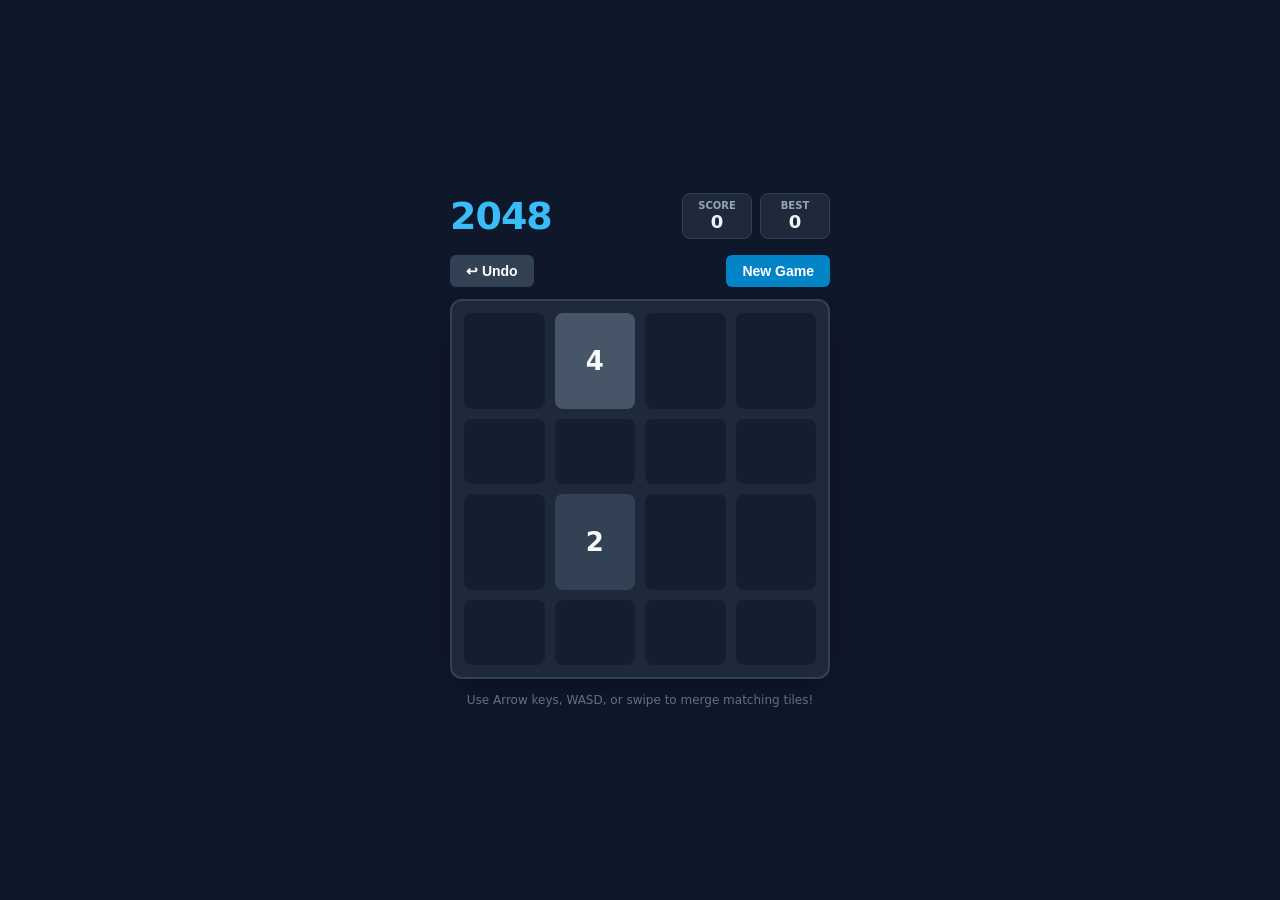
<file: public/games/2048/index.html>
<!DOCTYPE html>
<html lang="en">
<head>
  <meta charset="UTF-8">
  <meta name="viewport" content="width=device-width, initial-scale=1.0, user-scalable=no">
  <title>2048 Arcade</title>
  <style>
    * { margin: 0; padding: 0; box-sizing: border-box; }
    body {
      background: #0f172a;
      color: #f8fafc;
      font-family: system-ui, -apple-system, sans-serif;
      display: flex;
      flex-direction: column;
      align-items: center;
      justify-content: center;
      min-height: 100vh;
      user-select: none;
      touch-action: none;
      padding: 16px;
    }
    .header {
      width: 100%;
      max-width: 380px;
      display: flex;
      justify-content: space-between;
      align-items: center;
      margin-bottom: 16px;
    }
    .title {
      font-size: 38px;
      font-weight: 800;
      color: #38bdf8;
      letter-spacing: -1px;
    }
    .scores {
      display: flex;
      gap: 8px;
    }
    .score-box {
      background: #1e293b;
      border: 1px solid #334155;
      padding: 6px 12px;
      border-radius: 8px;
      text-align: center;
      min-width: 70px;
    }
    .score-box .label {
      font-size: 10px;
      text-transform: uppercase;
      color: #94a3b8;
      font-weight: 600;
    }
    .score-box .val {
      font-size: 18px;
      font-weight: 700;
      color: #f1f5f9;
    }
    .toolbar {
      width: 100%;
      max-width: 380px;
      display: flex;
      justify-content: space-between;
      align-items: center;
      margin-bottom: 12px;
    }
    .btn {
      background: #0284c7;
      color: white;
      border: none;
      padding: 8px 16px;
      border-radius: 6px;
      font-size: 14px;
      font-weight: 600;
      cursor: pointer;
      transition: background 0.15s;
    }
    .btn:hover { background: #0369a1; }
    .btn-secondary {
      background: #334155;
    }
    .btn-secondary:hover { background: #475569; }

    #board-container {
      position: relative;
      width: 100%;
      max-width: 380px;
      aspect-ratio: 1 / 1;
      background: #1e293b;
      border-radius: 12px;
      padding: 12px;
      display: grid;
      grid-template-columns: repeat(4, 1fr);
      grid-gap: 10px;
      border: 2px solid #334155;
      box-shadow: 0 10px 30px -10px rgba(0,0,0,0.5);
    }
    .cell {
      background: rgba(15, 23, 42, 0.6);
      border-radius: 8px;
      display: flex;
      align-items: center;
      justify-content: center;
      font-size: 26px;
      font-weight: 800;
      transition: transform 0.1s ease-in-out;
    }

    /* Tile numbers coloring */
    .tile-2    { background: #334155; color: #f8fafc; }
    .tile-4    { background: #475569; color: #f8fafc; }
    .tile-8    { background: #0284c7; color: #ffffff; }
    .tile-16   { background: #0369a1; color: #ffffff; }
    .tile-32   { background: #0d9488; color: #ffffff; }
    .tile-64   { background: #059669; color: #ffffff; }
    .tile-128  { background: #d97706; color: #ffffff; font-size: 22px; }
    .tile-256  { background: #ea580c; color: #ffffff; font-size: 22px; }
    .tile-512  { background: #e11d48; color: #ffffff; font-size: 22px; }
    .tile-1024 { background: #9333ea; color: #ffffff; font-size: 18px; }
    .tile-2048 { background: #eab308; color: #000000; font-size: 18px; box-shadow: 0 0 15px #eab308; }

    #overlay {
      position: absolute;
      inset: 0;
      background: rgba(15, 23, 42, 0.92);
      border-radius: 12px;
      display: none;
      flex-direction: column;
      align-items: center;
      justify-content: center;
      gap: 16px;
      z-index: 10;
    }
    #overlay h2 {
      font-size: 32px;
      color: #38bdf8;
    }
    .hint {
      margin-top: 14px;
      font-size: 12px;
      color: #64748b;
      text-align: center;
    }
  </style>
</head>
<body>
  <div class="header">
    <div class="title">2048</div>
    <div class="scores">
      <div class="score-box">
        <div class="label">Score</div>
        <div class="val" id="score">0</div>
      </div>
      <div class="score-box">
        <div class="label">Best</div>
        <div class="val" id="best">0</div>
      </div>
    </div>
  </div>

  <div class="toolbar">
    <button class="btn btn-secondary" onclick="undo()">↩ Undo</button>
    <button class="btn" onclick="init()">New Game</button>
  </div>

  <div id="board-container">
    <div id="overlay">
      <h2 id="overlay-msg">Game Over!</h2>
      <button class="btn" onclick="init()">Try Again</button>
    </div>
    <!-- 16 cells -->
  </div>

  <div class="hint">Use Arrow keys, WASD, or swipe to merge matching tiles!</div>

  <script>
    let board = [];
    let prevBoard = null;
    let score = 0;
    let prevScore = 0;
    let best = parseInt(localStorage.getItem('2048_best') || '0', 10);
    document.getElementById('best').textContent = best;

    const boardEl = document.getElementById('board-container');
    const overlay = document.getElementById('overlay');
    const overlayMsg = document.getElementById('overlay-msg');

    function init() {
      overlay.style.display = 'none';
      board = Array(16).fill(0);
      score = 0;
      updateScore(0);
      addRandomTile();
      addRandomTile();
      render();
    }

    function addRandomTile() {
      const emptyIndices = [];
      for (let i = 0; i < 16; i++) {
        if (board[i] === 0) emptyIndices.push(i);
      }
      if (emptyIndices.length > 0) {
        const idx = emptyIndices[Math.floor(Math.random() * emptyIndices.length)];
        board[idx] = Math.random() < 0.9 ? 2 : 4;
      }
    }

    function render() {
      // Clear all cells except overlay
      const cells = boardEl.querySelectorAll('.cell');
      cells.forEach(c => c.remove());

      for (let i = 0; i < 16; i++) {
        const val = board[i];
        const cell = document.createElement('div');
        cell.className = 'cell' + (val > 0 ? ` tile-${val}` : '');
        cell.textContent = val > 0 ? val : '';
        boardEl.appendChild(cell);
      }
    }

    function updateScore(add) {
      score += add;
      document.getElementById('score').textContent = score;
      if (score > best) {
        best = score;
        localStorage.setItem('2048_best', best);
        document.getElementById('best').textContent = best;
      }
    }

    function slideRow(row) {
      let arr = row.filter(x => x !== 0);
      let addScore = 0;
      for (let i = 0; i < arr.length - 1; i++) {
        if (arr[i] === arr[i + 1]) {
          arr[i] *= 2;
          addScore += arr[i];
          arr[i + 1] = 0;
        }
      }
      arr = arr.filter(x => x !== 0);
      while (arr.length < 4) arr.push(0);
      return { row: arr, addScore };
    }

    function move(dir) {
      prevBoard = [...board];
      prevScore = score;
      let moved = false;
      let totalAdd = 0;

      for (let i = 0; i < 4; i++) {
        let row = [];
        for (let j = 0; j < 4; j++) {
          let idx;
          if (dir === 'left')  idx = i * 4 + j;
          if (dir === 'right') idx = i * 4 + (3 - j);
          if (dir === 'up')    idx = j * 4 + i;
          if (dir === 'down')  idx = (3 - j) * 4 + i;
          row.push(board[idx]);
        }

        const { row: newRow, addScore } = slideRow(row);
        totalAdd += addScore;

        for (let j = 0; j < 4; j++) {
          let idx;
          if (dir === 'left')  idx = i * 4 + j;
          if (dir === 'right') idx = i * 4 + (3 - j);
          if (dir === 'up')    idx = j * 4 + i;
          if (dir === 'down')  idx = (3 - j) * 4 + i;

          if (board[idx] !== newRow[j]) moved = true;
          board[idx] = newRow[j];
        }
      }

      if (moved) {
        updateScore(totalAdd);
        addRandomTile();
        render();

        if (checkWin()) {
          overlayMsg.textContent = 'You Win 2048!';
          overlay.style.display = 'flex';
        } else if (checkGameOver()) {
          overlayMsg.textContent = 'Game Over!';
          overlay.style.display = 'flex';
        }
      }
    }

    function undo() {
      if (prevBoard) {
        board = [...prevBoard];
        score = prevScore;
        document.getElementById('score').textContent = score;
        overlay.style.display = 'none';
        render();
        prevBoard = null;
      }
    }

    function checkWin() {
      return board.some(x => x === 2048);
    }

    function checkGameOver() {
      if (board.includes(0)) return false;
      for (let i = 0; i < 4; i++) {
        for (let j = 0; j < 4; j++) {
          const val = board[i * 4 + j];
          if (j < 3 && val === board[i * 4 + j + 1]) return false;
          if (i < 3 && val === board[(i + 1) * 4 + j]) return false;
        }
      }
      return true;
    }

    // Keyboard controls
    window.addEventListener('keydown', (e) => {
      if (e.key === 'ArrowLeft'  || e.key.toLowerCase() === 'a') { e.preventDefault(); move('left'); }
      if (e.key === 'ArrowRight' || e.key.toLowerCase() === 'd') { e.preventDefault(); move('right'); }
      if (e.key === 'ArrowUp'    || e.key.toLowerCase() === 'w') { e.preventDefault(); move('up'); }
      if (e.key === 'ArrowDown'  || e.key.toLowerCase() === 's') { e.preventDefault(); move('down'); }
    });

    // Touch Swipe
    let touchStartX = 0;
    let touchStartY = 0;
    boardEl.addEventListener('touchstart', (e) => {
      touchStartX = e.touches[0].clientX;
      touchStartY = e.touches[0].clientY;
    }, { passive: false });

    boardEl.addEventListener('touchend', (e) => {
      const dx = e.changedTouches[0].clientX - touchStartX;
      const dy = e.changedTouches[0].clientY - touchStartY;
      if (Math.abs(dx) > 30 || Math.abs(dy) > 30) {
        if (Math.abs(dx) > Math.abs(dy)) {
          move(dx > 0 ? 'right' : 'left');
        } else {
          move(dy > 0 ? 'down' : 'up');
        }
      }
    }, { passive: false });

    init();
  </script>
</body>
</html>
</file>
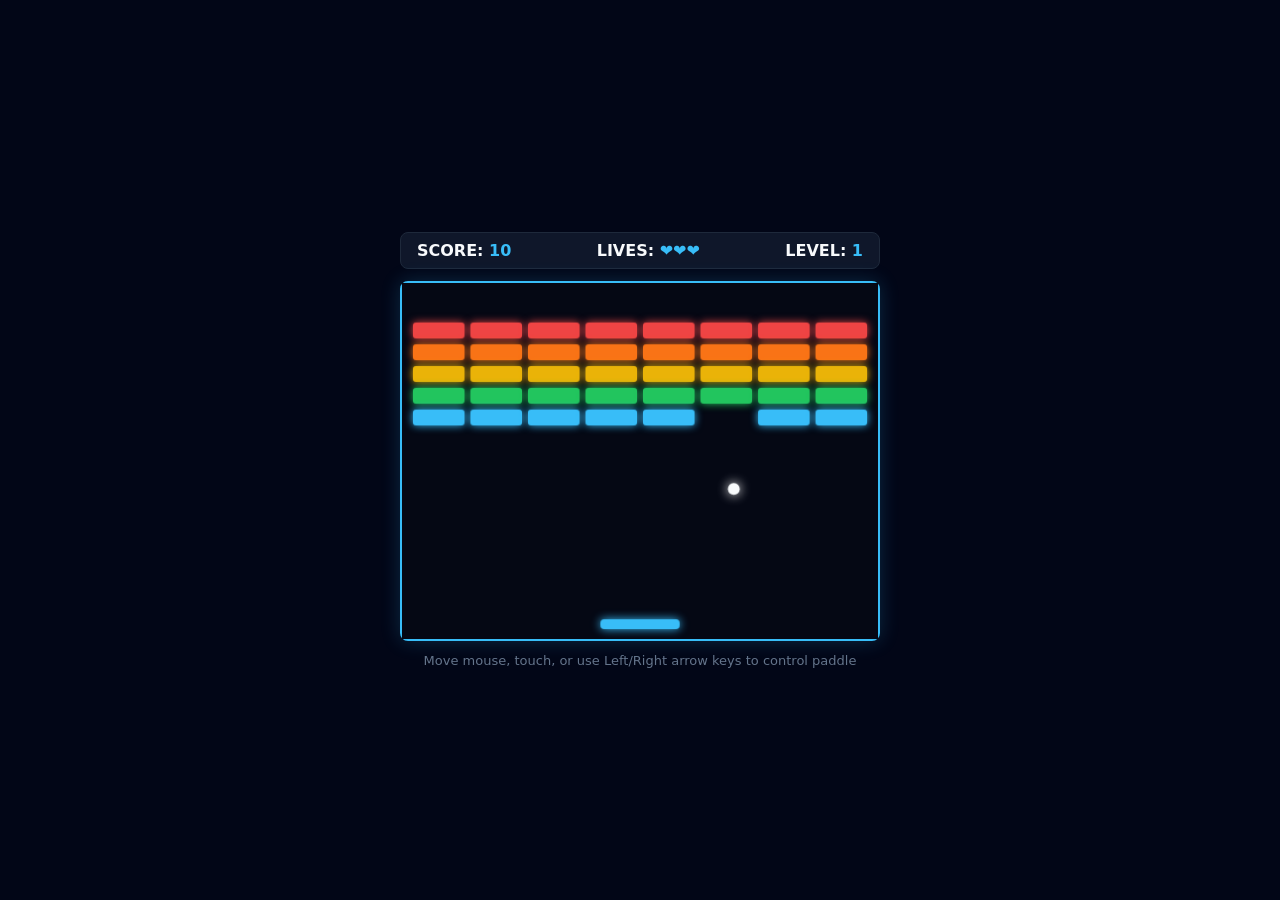
<file: public/games/breakout/index.html>
<!DOCTYPE html>
<html lang="en">
<head>
  <meta charset="UTF-8">
  <meta name="viewport" content="width=device-width, initial-scale=1.0, user-scalable=no">
  <title>Neon Breakout</title>
  <style>
    * { margin: 0; padding: 0; box-sizing: border-box; }
    body {
      background: #020617;
      color: #f8fafc;
      font-family: system-ui, -apple-system, sans-serif;
      display: flex;
      flex-direction: column;
      align-items: center;
      justify-content: center;
      min-height: 100vh;
      user-select: none;
      touch-action: none;
      padding: 12px;
    }
    .hud {
      width: 100%;
      max-width: 480px;
      display: flex;
      justify-content: space-between;
      margin-bottom: 12px;
      padding: 8px 16px;
      background: #0f172a;
      border: 1px solid #1e293b;
      border-radius: 8px;
      font-weight: 700;
    }
    .hud span { color: #38bdf8; }
    #canvas-wrap {
      position: relative;
      width: 100%;
      max-width: 480px;
      aspect-ratio: 4 / 3;
      background: #050814;
      border: 2px solid #38bdf8;
      border-radius: 8px;
      box-shadow: 0 0 20px rgba(56, 189, 248, 0.2);
    }
    canvas {
      width: 100%;
      height: 100%;
      display: block;
    }
    #msg-overlay {
      position: absolute;
      inset: 0;
      background: rgba(2, 6, 23, 0.85);
      backdrop-filter: blur(4px);
      display: none;
      flex-direction: column;
      align-items: center;
      justify-content: center;
      gap: 14px;
    }
    .btn {
      background: #0284c7;
      color: white;
      border: none;
      padding: 10px 24px;
      border-radius: 6px;
      font-size: 16px;
      font-weight: 700;
      cursor: pointer;
    }
    .btn:hover { background: #38bdf8; }
    .hint {
      margin-top: 12px;
      font-size: 13px;
      color: #64748b;
    }
  </style>
</head>
<body>
  <div class="hud">
    <div>SCORE: <span id="score">0</span></div>
    <div>LIVES: <span id="lives">❤❤❤</span></div>
    <div>LEVEL: <span id="level">1</span></div>
  </div>

  <div id="canvas-wrap">
    <canvas id="breakout-canvas" width="480" height="360"></canvas>
    <div id="msg-overlay">
      <h2 id="msg-title" style="font-size: 32px; color: #ef4444;">GAME OVER</h2>
      <button class="btn" onclick="start()">PLAY AGAIN</button>
    </div>
  </div>

  <div class="hint">Move mouse, touch, or use Left/Right arrow keys to control paddle</div>

  <script>
    const canvas = document.getElementById('breakout-canvas');
    const ctx = canvas.getContext('2d');
    const scoreEl = document.getElementById('score');
    const livesEl = document.getElementById('lives');
    const levelEl = document.getElementById('level');
    const overlay = document.getElementById('msg-overlay');
    const msgTitle = document.getElementById('msg-title');

    let audioCtx = null;
    function beep(freq, dur) {
      try {
        if (!audioCtx) audioCtx = new (window.AudioContext || window.webkitAudioContext)();
        const o = audioCtx.createOscillator();
        const g = audioCtx.createGain();
        o.frequency.value = freq;
        g.gain.value = 0.08;
        g.gain.exponentialRampToValueAtTime(0.001, audioCtx.currentTime + dur);
        o.connect(g);
        g.connect(audioCtx.destination);
        o.start();
        o.stop(audioCtx.currentTime + dur);
      } catch(e) {}
    }

    let paddle = { x: 200, y: 340, w: 80, h: 10, speed: 7 };
    let ball = { x: 240, y: 300, vx: 3.5, vy: -3.5, r: 6 };
    let bricks = [];
    let score = 0;
    let lives = 3;
    let level = 1;
    let isPlaying = false;
    let keys = { left: false, right: false };

    const BRICK_ROWS = 5;
    const BRICK_COLS = 8;
    const COLORS = ['#ef4444', '#f97316', '#eab308', '#22c55e', '#38bdf8'];

    function createBricks() {
      bricks = [];
      const bw = 52;
      const bh = 16;
      const pad = 6;
      const offTop = 40;
      const offLeft = (canvas.width - (BRICK_COLS * (bw + pad) - pad)) / 2;

      for (let r = 0; r < BRICK_ROWS; r++) {
        for (let c = 0; c < BRICK_COLS; c++) {
          bricks.push({
            x: offLeft + c * (bw + pad),
            y: offTop + r * (bh + pad),
            w: bw,
            h: bh,
            color: COLORS[r],
            alive: true,
            pts: (BRICK_ROWS - r) * 10
          });
        }
      }
    }

    function start() {
      overlay.style.display = 'none';
      score = 0;
      lives = 3;
      level = 1;
      scoreEl.textContent = 0;
      updateLives();
      levelEl.textContent = 1;
      resetBall();
      createBricks();
      isPlaying = true;
    }

    function updateLives() {
      livesEl.textContent = '❤'.repeat(Math.max(0, lives));
    }

    function resetBall() {
      paddle.x = canvas.width / 2 - paddle.w / 2;
      ball.x = canvas.width / 2;
      ball.y = paddle.y - 15;
      const angle = (Math.random() * 0.6 - 0.3) * Math.PI;
      const speed = 4.2 + (level - 1) * 0.5;
      ball.vx = Math.sin(angle) * speed || 2.5;
      ball.vy = -Math.cos(angle) * speed;
    }

    // Input handlers
    window.addEventListener('keydown', e => {
      if (e.key === 'ArrowLeft' || e.key.toLowerCase() === 'a') keys.left = true;
      if (e.key === 'ArrowRight' || e.key.toLowerCase() === 'd') keys.right = true;
    });
    window.addEventListener('keyup', e => {
      if (e.key === 'ArrowLeft' || e.key.toLowerCase() === 'a') keys.left = false;
      if (e.key === 'ArrowRight' || e.key.toLowerCase() === 'd') keys.right = false;
    });

    canvas.addEventListener('mousemove', e => {
      const rect = canvas.getBoundingClientRect();
      const scaleX = canvas.width / rect.width;
      const mouseX = (e.clientX - rect.left) * scaleX;
      paddle.x = mouseX - paddle.w / 2;
    });

    canvas.addEventListener('touchmove', e => {
      e.preventDefault();
      const rect = canvas.getBoundingClientRect();
      const scaleX = canvas.width / rect.width;
      const touchX = (e.touches[0].clientX - rect.left) * scaleX;
      paddle.x = touchX - paddle.w / 2;
    }, { passive: false });

    function update() {
      if (!isPlaying) return;

      if (keys.left) paddle.x -= paddle.speed;
      if (keys.right) paddle.x += paddle.speed;

      // Keep paddle in bounds
      if (paddle.x < 0) paddle.x = 0;
      if (paddle.x + paddle.w > canvas.width) paddle.x = canvas.width - paddle.w;

      // Move ball
      ball.x += ball.vx;
      ball.y += ball.vy;

      // Wall bounce
      if (ball.x - ball.r < 0) {
        ball.x = ball.r;
        ball.vx = -ball.vx;
        beep(300, 0.05);
      } else if (ball.x + ball.r > canvas.width) {
        ball.x = canvas.width - ball.r;
        ball.vx = -ball.vx;
        beep(300, 0.05);
      }
      if (ball.y - ball.r < 0) {
        ball.y = ball.r;
        ball.vy = -ball.vy;
        beep(300, 0.05);
      }

      // Paddle hit
      if (
        ball.y + ball.r >= paddle.y &&
        ball.y - ball.r <= paddle.y + paddle.h &&
        ball.x >= paddle.x &&
        ball.x <= paddle.x + paddle.w
      ) {
        // Angle depends on where ball hit paddle
        const hitPoint = (ball.x - (paddle.x + paddle.w / 2)) / (paddle.w / 2);
        const maxAngle = Math.PI * 0.4;
        const speed = Math.sqrt(ball.vx * ball.vx + ball.vy * ball.vy);
        ball.vx = speed * Math.sin(hitPoint * maxAngle);
        ball.vy = -Math.abs(speed * Math.cos(hitPoint * maxAngle));
        beep(450, 0.06);
      }

      // Brick hits
      let allCleared = true;
      for (const b of bricks) {
        if (!b.alive) continue;
        allCleared = false;

        if (
          ball.x + ball.r > b.x &&
          ball.x - ball.r < b.x + b.w &&
          ball.y + ball.r > b.y &&
          ball.y - ball.r < b.y + b.h
        ) {
          b.alive = false;
          ball.vy = -ball.vy;
          score += b.pts;
          scoreEl.textContent = score;
          beep(600 + b.pts * 4, 0.08);
          break;
        }
      }

      if (allCleared) {
        level++;
        levelEl.textContent = level;
        beep(880, 0.2);
        createBricks();
        resetBall();
      }

      // Ball fell out
      if (ball.y - ball.r > canvas.height) {
        lives--;
        updateLives();
        beep(180, 0.2);
        if (lives <= 0) {
          isPlaying = false;
          msgTitle.textContent = 'GAME OVER';
          overlay.style.display = 'flex';
        } else {
          resetBall();
        }
      }
    }

    function draw() {
      ctx.fillStyle = '#050814';
      ctx.fillRect(0, 0, canvas.width, canvas.height);

      // Draw bricks
      for (const b of bricks) {
        if (!b.alive) continue;
        ctx.fillStyle = b.color;
        ctx.shadowColor = b.color;
        ctx.shadowBlur = 8;
        ctx.beginPath();
        ctx.roundRect(b.x, b.y, b.w, b.h, 3);
        ctx.fill();
        ctx.shadowBlur = 0;
      }

      // Draw paddle
      ctx.fillStyle = '#38bdf8';
      ctx.shadowColor = '#38bdf8';
      ctx.shadowBlur = 10;
      ctx.beginPath();
      ctx.roundRect(paddle.x, paddle.y, paddle.w, paddle.h, 4);
      ctx.fill();
      ctx.shadowBlur = 0;

      // Draw ball
      ctx.fillStyle = '#f8fafc';
      ctx.shadowColor = '#ffffff';
      ctx.shadowBlur = 12;
      ctx.beginPath();
      ctx.arc(ball.x, ball.y, ball.r, 0, Math.PI * 2);
      ctx.fill();
      ctx.shadowBlur = 0;

      update();
      requestAnimationFrame(draw);
    }

    start();
    requestAnimationFrame(draw);
  </script>
</body>
</html>
</file>
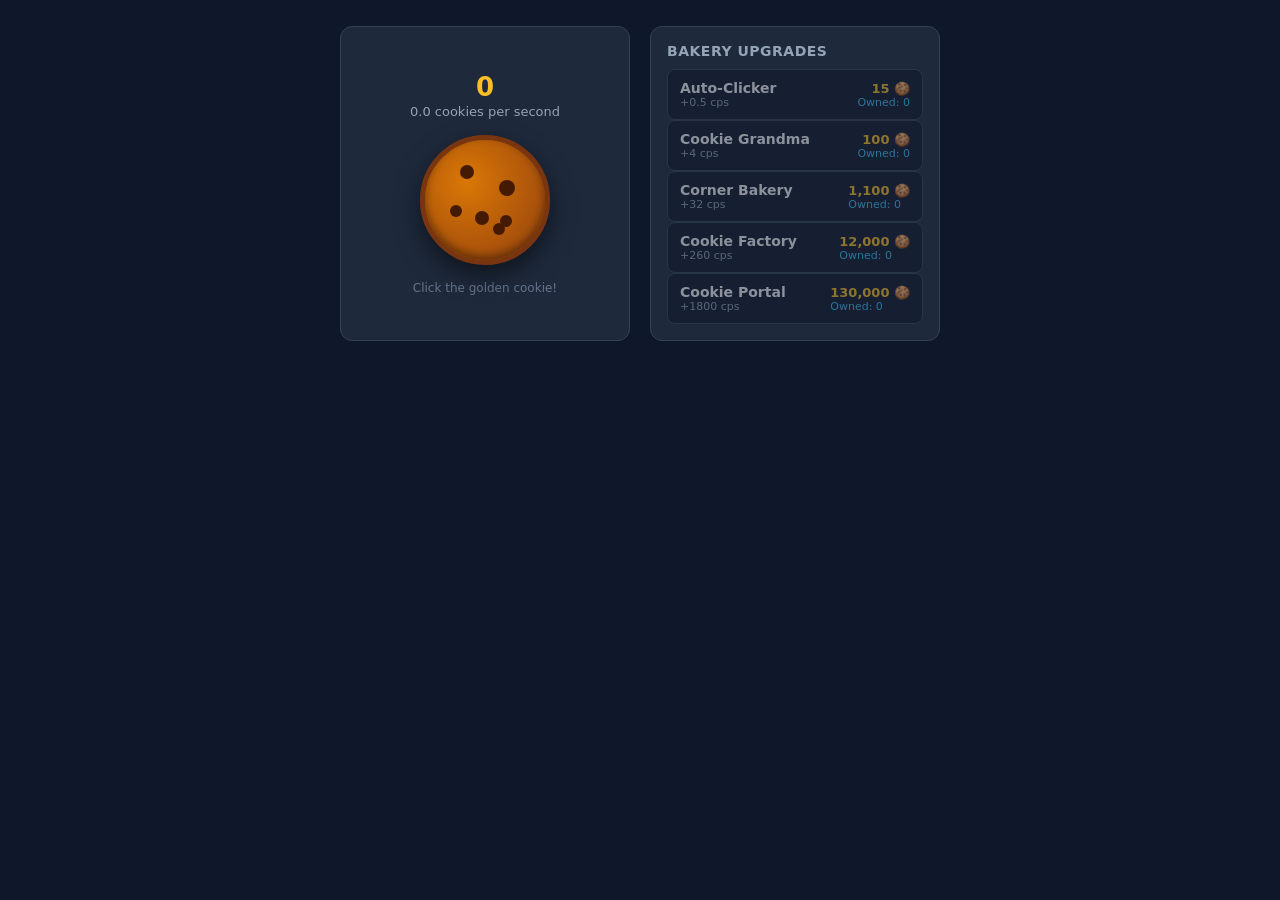
<file: public/games/clicker/index.html>
<!DOCTYPE html>
<html lang="en">
<head>
  <meta charset="UTF-8">
  <meta name="viewport" content="width=device-width, initial-scale=1.0, user-scalable=no">
  <title>Cookie Clicker Mini</title>
  <style>
    * { margin: 0; padding: 0; box-sizing: border-box; }
    body {
      background: #0f172a;
      color: #f8fafc;
      font-family: system-ui, -apple-system, sans-serif;
      min-height: 100vh;
      display: flex;
      flex-direction: column;
      align-items: center;
      user-select: none;
      padding: 16px;
    }
    .container {
      display: grid;
      grid-template-columns: 1fr 1fr;
      gap: 20px;
      width: 100%;
      max-width: 600px;
      margin-top: 10px;
    }
    @media (max-width: 500px) {
      .container { grid-template-columns: 1fr; }
    }
    .cookie-section {
      display: flex;
      flex-direction: column;
      align-items: center;
      justify-content: center;
      background: #1e293b;
      padding: 24px 16px;
      border-radius: 12px;
      border: 1px solid #334155;
      text-align: center;
      position: relative;
      overflow: hidden;
    }
    .cookie-btn {
      width: 130px;
      height: 130px;
      border-radius: 50%;
      background: radial-gradient(circle at 35% 35%, #d97706, #92400e);
      border: 5px solid #78350f;
      box-shadow: 0 10px 25px rgba(0,0,0,0.5), inset 0 -4px 8px rgba(0,0,0,0.4);
      cursor: pointer;
      position: relative;
      transition: transform 0.08s ease;
      margin: 16px 0;
      touch-action: manipulation;
    }
    .cookie-btn:active {
      transform: scale(0.92);
    }
    /* Choc chips */
    .chip {
      position: absolute;
      width: 12px;
      height: 12px;
      background: #451a03;
      border-radius: 50%;
    }
    .c1 { top: 25px; left: 35px; width: 14px; height: 14px; }
    .c2 { top: 65px; left: 25px; }
    .c3 { top: 40px; right: 30px; width: 16px; height: 16px; }
    .c4 { bottom: 25px; right: 40px; }
    .c5 { bottom: 35px; left: 50px; width: 14px; height: 14px; }
    .c6 { top: 75px; left: 75px; }

    .stats-title {
      font-size: 26px;
      font-weight: 800;
      color: #fbbf24;
    }
    .cps-sub {
      font-size: 13px;
      color: #94a3b8;
      margin-top: 2px;
    }

    .shop-section {
      background: #1e293b;
      padding: 16px;
      border-radius: 12px;
      border: 1px solid #334155;
      display: flex;
      flex-direction: column;
      gap: 10px;
      max-height: 380px;
      overflow-y: auto;
    }
    .shop-header {
      font-size: 14px;
      font-weight: 700;
      color: #94a3b8;
      text-transform: uppercase;
      letter-spacing: 0.5px;
    }
    .shop-item {
      display: flex;
      justify-content: space-between;
      align-items: center;
      background: #0f172a;
      border: 1px solid #334155;
      padding: 10px 12px;
      border-radius: 8px;
      cursor: pointer;
      transition: border-color 0.15s, background 0.15s;
    }
    .shop-item:hover:not(.disabled) {
      border-color: #fbbf24;
      background: #172554;
    }
    .shop-item.disabled {
      opacity: 0.5;
      cursor: not-allowed;
    }
    .item-info {
      display: flex;
      flex-direction: column;
    }
    .item-name {
      font-weight: 700;
      font-size: 14px;
    }
    .item-desc {
      font-size: 11px;
      color: #94a3b8;
    }
    .item-cost {
      font-weight: 700;
      font-size: 13px;
      color: #fbbf24;
      text-align: right;
    }
    .item-count {
      font-size: 11px;
      color: #38bdf8;
    }

    .float-text {
      position: absolute;
      font-weight: 800;
      color: #fbbf24;
      pointer-events: none;
      animation: floatUp 0.7s ease-out forwards;
      font-size: 18px;
      text-shadow: 0 2px 4px rgba(0,0,0,0.8);
    }
    @keyframes floatUp {
      0% { opacity: 1; transform: translateY(0); }
      100% { opacity: 0; transform: translateY(-40px); }
    }
  </style>
</head>
<body>
  <div class="container">
    <div class="cookie-section" id="cookie-area">
      <div class="stats-title" id="cookies-count">0</div>
      <div class="cps-sub"><span id="cps-count">0</span> cookies per second</div>

      <div class="cookie-btn" id="cookie" onclick="clickCookie(event)">
        <div class="chip c1"></div>
        <div class="chip c2"></div>
        <div class="chip c3"></div>
        <div class="chip c4"></div>
        <div class="chip c5"></div>
        <div class="chip c6"></div>
      </div>

      <div style="font-size: 12px; color: #64748b;">Click the golden cookie!</div>
    </div>

    <div class="shop-section">
      <div class="shop-header">Bakery Upgrades</div>
      <div id="shop-list"></div>
    </div>
  </div>

  <script>
    let cookies = parseFloat(localStorage.getItem('cookie_total') || '0');
    let items = [
      { id: 'cursor', name: 'Auto-Clicker', baseCost: 15, cost: 15, cps: 0.5, count: 0 },
      { id: 'grandma', name: 'Cookie Grandma', baseCost: 100, cost: 100, cps: 4, count: 0 },
      { id: 'bakery', name: 'Corner Bakery', baseCost: 1100, cost: 1100, cps: 32, count: 0 },
      { id: 'factory', name: 'Cookie Factory', baseCost: 12000, cost: 12000, cps: 260, count: 0 },
      { id: 'portal', name: 'Cookie Portal', baseCost: 130000, cost: 130000, cps: 1800, count: 0 }
    ];

    // Load saved counts
    items.forEach(it => {
      const saved = localStorage.getItem('cookie_item_' + it.id);
      if (saved) {
        it.count = parseInt(saved, 10);
        it.cost = Math.floor(it.baseCost * Math.pow(1.15, it.count));
      }
    });

    const cookieEl = document.getElementById('cookie');
    const cookieArea = document.getElementById('cookie-area');
    const cookiesCountEl = document.getElementById('cookies-count');
    const cpsCountEl = document.getElementById('cps-count');
    const shopList = document.getElementById('shop-list');

    function getCps() {
      return items.reduce((acc, it) => acc + (it.cps * it.count), 0);
    }

    function updateDisplay() {
      cookiesCountEl.textContent = Math.floor(cookies).toLocaleString();
      cpsCountEl.textContent = getCps().toFixed(1);

      // Render shop
      shopList.innerHTML = '';
      items.forEach((it, idx) => {
        const canBuy = cookies >= it.cost;
        const row = document.createElement('div');
        row.className = 'shop-item' + (canBuy ? '' : ' disabled');
        row.onclick = () => buyItem(idx);
        row.innerHTML = `
          <div class="item-info">
            <span class="item-name">${it.name}</span>
            <span class="item-desc">+${it.cps} cps</span>
          </div>
          <div>
            <div class="item-cost">${it.cost.toLocaleString()} 🍪</div>
            <div class="item-count">Owned: ${it.count}</div>
          </div>
        `;
        shopList.appendChild(row);
      });
    }

    function clickCookie(e) {
      cookies += 1;
      updateDisplay();

      // Float text
      const rect = cookieArea.getBoundingClientRect();
      const txt = document.createElement('div');
      txt.className = 'float-text';
      txt.textContent = '+1';
      txt.style.left = (e.clientX - rect.left - 10) + 'px';
      txt.style.top = (e.clientY - rect.top - 20) + 'px';
      cookieArea.appendChild(txt);
      setTimeout(() => txt.remove(), 700);
    }

    function buyItem(idx) {
      const it = items[idx];
      if (cookies >= it.cost) {
        cookies -= it.cost;
        it.count++;
        it.cost = Math.floor(it.baseCost * Math.pow(1.15, it.count));
        localStorage.setItem('cookie_item_' + it.id, it.count);
        localStorage.setItem('cookie_total', cookies);
        updateDisplay();
      }
    }

    // Passive loop
    setInterval(() => {
      const cps = getCps();
      if (cps > 0) {
        cookies += cps / 10;
        localStorage.setItem('cookie_total', cookies);
        updateDisplay();
      }
    }, 100);

    updateDisplay();
  </script>
</body>
</html>
</file>
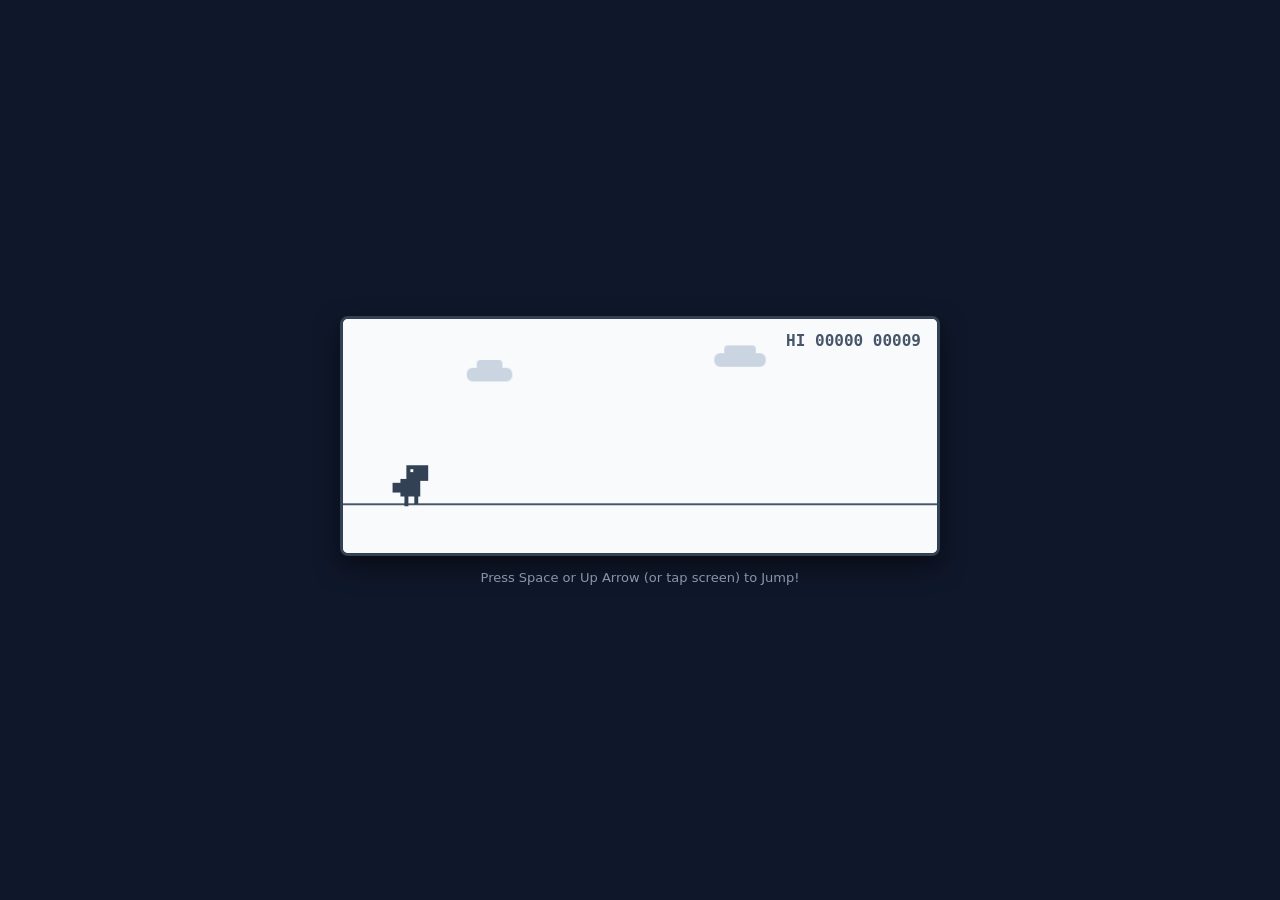
<file: public/games/dino/index.html>
<!DOCTYPE html>
<html lang="en">
<head>
  <meta charset="UTF-8">
  <meta name="viewport" content="width=device-width, initial-scale=1.0, user-scalable=no">
  <title>Dino Runner</title>
  <style>
    * { margin: 0; padding: 0; box-sizing: border-box; }
    body {
      background: #0f172a;
      color: #f8fafc;
      font-family: system-ui, -apple-system, sans-serif;
      display: flex;
      flex-direction: column;
      align-items: center;
      justify-content: center;
      min-height: 100vh;
      user-select: none;
      touch-action: none;
      padding: 16px;
    }
    #game-box {
      position: relative;
      width: 100%;
      max-width: 600px;
      height: 240px;
      background: #f8fafc;
      border: 3px solid #334155;
      border-radius: 8px;
      overflow: hidden;
      box-shadow: 0 10px 25px rgba(0,0,0,0.5);
    }
    canvas {
      display: block;
      width: 100%;
      height: 100%;
    }
    #hud {
      position: absolute;
      top: 12px;
      right: 16px;
      font-family: monospace;
      font-size: 16px;
      font-weight: 700;
      color: #475569;
    }
    #overlay {
      position: absolute;
      inset: 0;
      background: rgba(15, 23, 42, 0.85);
      display: none;
      flex-direction: column;
      align-items: center;
      justify-content: center;
      gap: 12px;
      color: #fff;
    }
    .btn {
      background: #0284c7;
      color: white;
      border: none;
      padding: 10px 20px;
      border-radius: 6px;
      font-weight: 700;
      cursor: pointer;
    }
    .btn:hover { background: #38bdf8; }
    .hint {
      margin-top: 14px;
      font-size: 13px;
      color: #94a3b8;
    }
  </style>
</head>
<body>
  <div id="game-box">
    <div id="hud">HI <span id="best-score">00000</span> <span id="current-score">00000</span></div>
    <canvas id="dino-canvas" width="600" height="240"></canvas>
    <div id="overlay">
      <h2 style="font-size: 24px; color: #ef4444;">GAME OVER</h2>
      <button class="btn" onclick="start()">PLAY AGAIN</button>
    </div>
  </div>

  <div class="hint">Press Space or Up Arrow (or tap screen) to Jump!</div>

  <script>
    const canvas = document.getElementById('dino-canvas');
    const ctx = canvas.getContext('2d');
    const bestEl = document.getElementById('best-score');
    const scoreEl = document.getElementById('current-score');
    const overlay = document.getElementById('overlay');

    let audioCtx = null;
    function beep(freq, dur) {
      try {
        if (!audioCtx) audioCtx = new (window.AudioContext || window.webkitAudioContext)();
        const o = audioCtx.createOscillator();
        const g = audioCtx.createGain();
        o.frequency.value = freq;
        g.gain.value = 0.08;
        g.gain.exponentialRampToValueAtTime(0.001, audioCtx.currentTime + dur);
        o.connect(g);
        g.connect(audioCtx.destination);
        o.start();
        o.stop(audioCtx.currentTime + dur);
      } catch(e) {}
    }

    const GROUND_Y = 190;
    let dino = { x: 50, y: GROUND_Y - 40, w: 36, h: 40, vy: 0, isGrounded: true };
    let obstacles = [];
    let clouds = [];
    let speed = 6;
    let score = 0;
    let best = parseInt(localStorage.getItem('dino_best') || '0', 10);
    let isPlaying = false;
    let spawnTimer = 0;

    function formatScore(n) {
      return String(Math.floor(n)).padStart(5, '0');
    }
    bestEl.textContent = formatScore(best);

    function start() {
      overlay.style.display = 'none';
      dino = { x: 50, y: GROUND_Y - 40, w: 36, h: 40, vy: 0, isGrounded: true };
      obstacles = [];
      clouds = [
        { x: 200, y: 50, w: 46 },
        { x: 450, y: 35, w: 52 },
      ];
      speed = 6;
      score = 0;
      spawnTimer = 60;
      isPlaying = true;
    }

    function jump() {
      if (!isPlaying) {
        start();
        return;
      }
      if (dino.isGrounded) {
        dino.vy = -12;
        dino.isGrounded = false;
        beep(440, 0.08);
      }
    }

    window.addEventListener('keydown', e => {
      if (e.code === 'Space' || e.code === 'ArrowUp') {
        e.preventDefault();
        jump();
      }
    });
    canvas.addEventListener('pointerdown', e => {
      e.preventDefault();
      jump();
    });

    function update() {
      if (!isPlaying) return;

      // Gravity
      dino.vy += 0.65;
      dino.y += dino.vy;
      if (dino.y >= GROUND_Y - dino.h) {
        dino.y = GROUND_Y - dino.h;
        dino.vy = 0;
        dino.isGrounded = true;
      }

      // Speed increases slowly
      speed += 0.0015;
      score += 0.15;
      scoreEl.textContent = formatScore(score);

      // Clouds
      clouds.forEach(c => {
        c.x -= speed * 0.2;
      });
      if (clouds[0] && clouds[0].x < -60) {
        clouds.shift();
        clouds.push({ x: canvas.width + 50, y: 30 + Math.random() * 40, w: 45 });
      }

      // Obstacles
      spawnTimer--;
      if (spawnTimer <= 0) {
        const isTall = Math.random() < 0.4;
        obstacles.push({
          x: canvas.width + 20,
          y: GROUND_Y - (isTall ? 44 : 32),
          w: isTall ? 20 : 16,
          h: isTall ? 44 : 32
        });
        spawnTimer = 65 + Math.floor(Math.random() * 60) - Math.floor(speed * 2);
      }

      for (let i = 0; i < obstacles.length; i++) {
        const ob = obstacles[i];
        ob.x -= speed;

        // Collision box
        if (
          dino.x + 4 < ob.x + ob.w &&
          dino.x + dino.w - 4 > ob.x &&
          dino.y + 4 < ob.y + ob.h &&
          dino.y + dino.h > ob.y
        ) {
          endGame();
          return;
        }
      }

      obstacles = obstacles.filter(ob => ob.x > -40);
    }

    function endGame() {
      isPlaying = false;
      beep(180, 0.3);
      if (score > best) {
        best = score;
        localStorage.setItem('dino_best', Math.floor(best));
        bestEl.textContent = formatScore(best);
      }
      overlay.style.display = 'flex';
    }

    function draw() {
      // Clear background
      ctx.fillStyle = '#f8fafc';
      ctx.fillRect(0, 0, canvas.width, canvas.height);

      // Clouds
      ctx.fillStyle = '#cbd5e1';
      clouds.forEach(c => {
        ctx.beginPath();
        ctx.roundRect(c.x, c.y, c.w, 14, 6);
        ctx.roundRect(c.x + 10, c.y - 8, c.w - 20, 10, 4);
        ctx.fill();
      });

      // Ground Line
      ctx.strokeStyle = '#475569';
      ctx.lineWidth = 2;
      ctx.beginPath();
      ctx.moveTo(0, GROUND_Y);
      ctx.lineTo(canvas.width, GROUND_Y);
      ctx.stroke();

      // Dino Sprite (Stylized pixel t-rex)
      ctx.fillStyle = '#334155';
      ctx.fillRect(dino.x + 14, dino.y, 22, 16); // head
      ctx.fillRect(dino.x + 8, dino.y + 14, 20, 18); // body
      ctx.fillRect(dino.x, dino.y + 18, 10, 10); // tail
      ctx.fillStyle = '#f8fafc';
      ctx.fillRect(dino.x + 18, dino.y + 4, 3, 3); // eye

      // Legs
      ctx.fillStyle = '#334155';
      const legOffset = Math.sin(Date.now() * 0.02) * 4;
      if (dino.isGrounded) {
        ctx.fillRect(dino.x + 12, dino.y + 32, 4, 8 + (legOffset > 0 ? 0 : 2));
        ctx.fillRect(dino.x + 22, dino.y + 32, 4, 8 + (legOffset <= 0 ? 0 : 2));
      } else {
        ctx.fillRect(dino.x + 12, dino.y + 32, 4, 6);
        ctx.fillRect(dino.x + 22, dino.y + 30, 4, 8);
      }

      // Obstacles (Cacti)
      ctx.fillStyle = '#16a34a';
      obstacles.forEach(ob => {
        ctx.fillRect(ob.x + 6, ob.y, ob.w - 12, ob.h); // main stem
        ctx.fillRect(ob.x, ob.y + 8, 6, 12); // left arm
        ctx.fillRect(ob.x + ob.w - 6, ob.y + 12, 6, 12); // right arm
      });

      update();
      requestAnimationFrame(draw);
    }

    start();
    requestAnimationFrame(draw);
  </script>
</body>
</html>
</file>
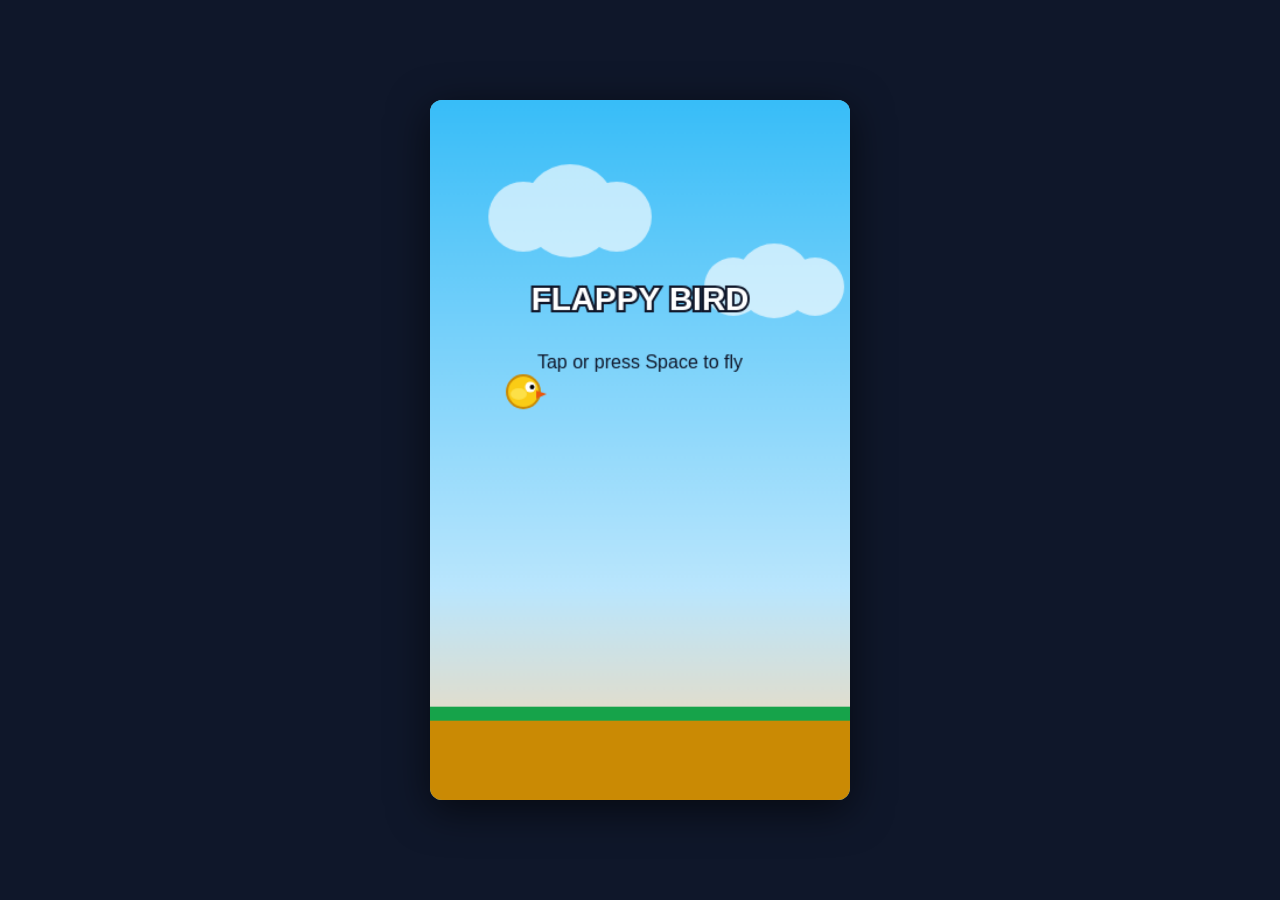
<file: public/games/flappy/index.html>
<!DOCTYPE html>
<html lang="en">
<head>
  <meta charset="UTF-8">
  <meta name="viewport" content="width=device-width, initial-scale=1.0, user-scalable=no">
  <title>Flappy Bird Remastered</title>
  <style>
    * { margin: 0; padding: 0; box-sizing: border-box; }
    body {
      background: #0f172a;
      overflow: hidden;
      font-family: system-ui, -apple-system, sans-serif;
      user-select: none;
      display: flex;
      align-items: center;
      justify-content: center;
      min-height: 100vh;
    }
    #game-container {
      position: relative;
      width: 100%;
      max-width: 420px;
      height: 100vh;
      max-height: 700px;
      overflow: hidden;
      border-radius: 12px;
      box-shadow: 0 10px 40px rgba(0,0,0,0.6);
      background: #70c5ce;
    }
    canvas {
      display: block;
      width: 100%;
      height: 100%;
      touch-action: none;
    }
  </style>
</head>
<body>
  <div id="game-container">
    <canvas id="flappy-canvas"></canvas>
  </div>

  <script>
    const canvas = document.getElementById('flappy-canvas');
    const ctx = canvas.getContext('2d');

    const W = 360;
    const H = 600;
    canvas.width = W;
    canvas.height = H;

    let audioCtx = null;
    function playTone(freq, dur, type='sine') {
      try {
        if (!audioCtx) audioCtx = new (window.AudioContext || window.webkitAudioContext)();
        const osc = audioCtx.createOscillator();
        const g = audioCtx.createGain();
        osc.type = type;
        osc.frequency.setValueAtTime(freq, audioCtx.currentTime);
        g.gain.setValueAtTime(0.12, audioCtx.currentTime);
        g.gain.exponentialRampToValueAtTime(0.001, audioCtx.currentTime + dur);
        osc.connect(g);
        g.connect(audioCtx.destination);
        osc.start();
        osc.stop(audioCtx.currentTime + dur);
      } catch (e) {}
    }

    let state = 'START'; // START, PLAYING, GAMEOVER
    let bird = { x: 80, y: 250, vy: 0, radius: 14 };
    let pipes = [];
    let score = 0;
    let best = parseInt(localStorage.getItem('flappy_best') || '0', 10);
    let frames = 0;

    function reset() {
      bird = { x: 80, y: 250, vy: 0, radius: 14 };
      pipes = [];
      score = 0;
      frames = 0;
      state = 'START';
    }

    function jump() {
      if (state === 'START') {
        state = 'PLAYING';
        bird.vy = -7.5;
        playTone(520, 0.1);
      } else if (state === 'PLAYING') {
        bird.vy = -7.5;
        playTone(520, 0.1);
      } else if (state === 'GAMEOVER') {
        reset();
      }
    }

    window.addEventListener('keydown', (e) => {
      if (e.code === 'Space' || e.code === 'ArrowUp') {
        e.preventDefault();
        jump();
      }
    });
    canvas.addEventListener('pointerdown', (e) => {
      e.preventDefault();
      jump();
    });

    function update() {
      frames++;

      if (state === 'PLAYING') {
        bird.vy += 0.38; // Gravity
        bird.y += bird.vy;

        // Ground / Ceiling collision
        if (bird.y + bird.radius >= H - 80 || bird.y - bird.radius <= 0) {
          gameOver();
        }

        // Spawn pipes
        if (frames % 90 === 0) {
          const gap = 135;
          const topH = 60 + Math.random() * (H - 240);
          pipes.push({
            x: W,
            topH: topH,
            bottomY: topH + gap,
            passed: false
          });
        }

        // Move pipes
        for (let i = 0; i < pipes.length; i++) {
          const p = pipes[i];
          p.x -= 2.6;

          // Check score pass
          if (!p.passed && p.x + 50 < bird.x) {
            p.passed = true;
            score++;
            playTone(880, 0.12);
            if (score > best) {
              best = score;
              localStorage.setItem('flappy_best', best);
            }
          }

          // Pipe collision
          if (
            bird.x + bird.radius > p.x &&
            bird.x - bird.radius < p.x + 52
          ) {
            if (bird.y - bird.radius < p.topH || bird.y + bird.radius > p.bottomY) {
              gameOver();
            }
          }
        }

        // Remove offscreen pipes
        pipes = pipes.filter(p => p.x > -60);
      }
    }

    function gameOver() {
      state = 'GAMEOVER';
      playTone(180, 0.3, 'sawtooth');
    }

    function draw() {
      // Sky
      const skyGrad = ctx.createLinearGradient(0, 0, 0, H);
      skyGrad.addColorStop(0, '#38bdf8');
      skyGrad.addColorStop(0.7, '#bae6fd');
      skyGrad.addColorStop(1, '#fed7aa');
      ctx.fillStyle = skyGrad;
      ctx.fillRect(0, 0, W, H);

      // Clouds
      ctx.fillStyle = 'rgba(255, 255, 255, 0.65)';
      ctx.beginPath();
      ctx.arc(80, 100, 30, 0, Math.PI * 2);
      ctx.arc(120, 95, 40, 0, Math.PI * 2);
      ctx.arc(160, 100, 30, 0, Math.PI * 2);
      ctx.fill();

      ctx.beginPath();
      ctx.arc(260, 160, 25, 0, Math.PI * 2);
      ctx.arc(295, 155, 32, 0, Math.PI * 2);
      ctx.arc(330, 160, 25, 0, Math.PI * 2);
      ctx.fill();

      // Pipes
      for (const p of pipes) {
        // Top Pipe
        ctx.fillStyle = '#22c55e';
        ctx.strokeStyle = '#15803d';
        ctx.lineWidth = 3;
        ctx.fillRect(p.x, 0, 52, p.topH);
        ctx.strokeRect(p.x, 0, 52, p.topH);

        // Top Pipe Rim
        ctx.fillRect(p.x - 4, p.topH - 20, 60, 20);
        ctx.strokeRect(p.x - 4, p.topH - 20, 60, 20);

        // Bottom Pipe
        const bH = (H - 80) - p.bottomY;
        ctx.fillRect(p.x, p.bottomY, 52, bH);
        ctx.strokeRect(p.x, p.bottomY, 52, bH);

        // Bottom Pipe Rim
        ctx.fillRect(p.x - 4, p.bottomY, 60, 20);
        ctx.strokeRect(p.x - 4, p.bottomY, 60, 20);
      }

      // Ground
      ctx.fillStyle = '#ca8a04';
      ctx.fillRect(0, H - 80, W, 80);
      ctx.fillStyle = '#16a34a';
      ctx.fillRect(0, H - 80, W, 12);

      // Bird
      ctx.save();
      ctx.translate(bird.x, bird.y);
      let angle = Math.min(Math.PI / 4, Math.max(-Math.PI / 4, (bird.vy * 0.08)));
      ctx.rotate(angle);

      // Body
      ctx.fillStyle = '#facc15';
      ctx.beginPath();
      ctx.arc(0, 0, bird.radius, 0, Math.PI * 2);
      ctx.fill();
      ctx.strokeStyle = '#ca8a04';
      ctx.lineWidth = 2;
      ctx.stroke();

      // Wing
      ctx.fillStyle = '#fde047';
      ctx.beginPath();
      ctx.ellipse(-4, 2, 7, 5, 0, 0, Math.PI * 2);
      ctx.fill();

      // Eye
      ctx.fillStyle = '#fff';
      ctx.beginPath();
      ctx.arc(6, -4, 4.5, 0, Math.PI * 2);
      ctx.fill();
      ctx.fillStyle = '#000';
      ctx.beginPath();
      ctx.arc(7.5, -4, 2, 0, Math.PI * 2);
      ctx.fill();

      // Beak
      ctx.fillStyle = '#ea580c';
      ctx.beginPath();
      ctx.moveTo(11, -1);
      ctx.lineTo(20, 2);
      ctx.lineTo(11, 6);
      ctx.closePath();
      ctx.fill();

      ctx.restore();

      // Score HUD
      if (state === 'PLAYING') {
        ctx.fillStyle = '#fff';
        ctx.font = 'bold 36px sans-serif';
        ctx.textAlign = 'center';
        ctx.lineWidth = 4;
        ctx.strokeStyle = '#000';
        ctx.strokeText(score, W / 2, 60);
        ctx.fillText(score, W / 2, 60);
      } else if (state === 'START') {
        ctx.fillStyle = '#fff';
        ctx.font = 'bold 28px sans-serif';
        ctx.textAlign = 'center';
        ctx.lineWidth = 4;
        ctx.strokeStyle = '#0f172a';
        ctx.strokeText('FLAPPY BIRD', W / 2, 180);
        ctx.fillText('FLAPPY BIRD', W / 2, 180);

        ctx.font = '16px sans-serif';
        ctx.fillStyle = '#0f172a';
        ctx.fillText('Tap or press Space to fly', W / 2, 230);
      } else if (state === 'GAMEOVER') {
        // Game Over Panel
        ctx.fillStyle = 'rgba(15, 23, 42, 0.85)';
        ctx.fillRect(35, 140, W - 70, 220);
        ctx.strokeStyle = '#38bdf8';
        ctx.lineWidth = 2;
        ctx.strokeRect(35, 140, W - 70, 220);

        ctx.fillStyle = '#ef4444';
        ctx.font = 'bold 26px sans-serif';
        ctx.textAlign = 'center';
        ctx.fillText('GAME OVER', W / 2, 185);

        ctx.fillStyle = '#cbd5e1';
        ctx.font = '18px sans-serif';
        ctx.fillText(`Score: ${score}`, W / 2, 230);
        ctx.fillText(`Best: ${best}`, W / 2, 260);

        ctx.fillStyle = '#38bdf8';
        ctx.font = 'bold 15px sans-serif';
        ctx.fillText('Tap to Play Again', W / 2, 315);
      }

      update();
      requestAnimationFrame(draw);
    }

    draw();
  </script>
</body>
</html>
</file>
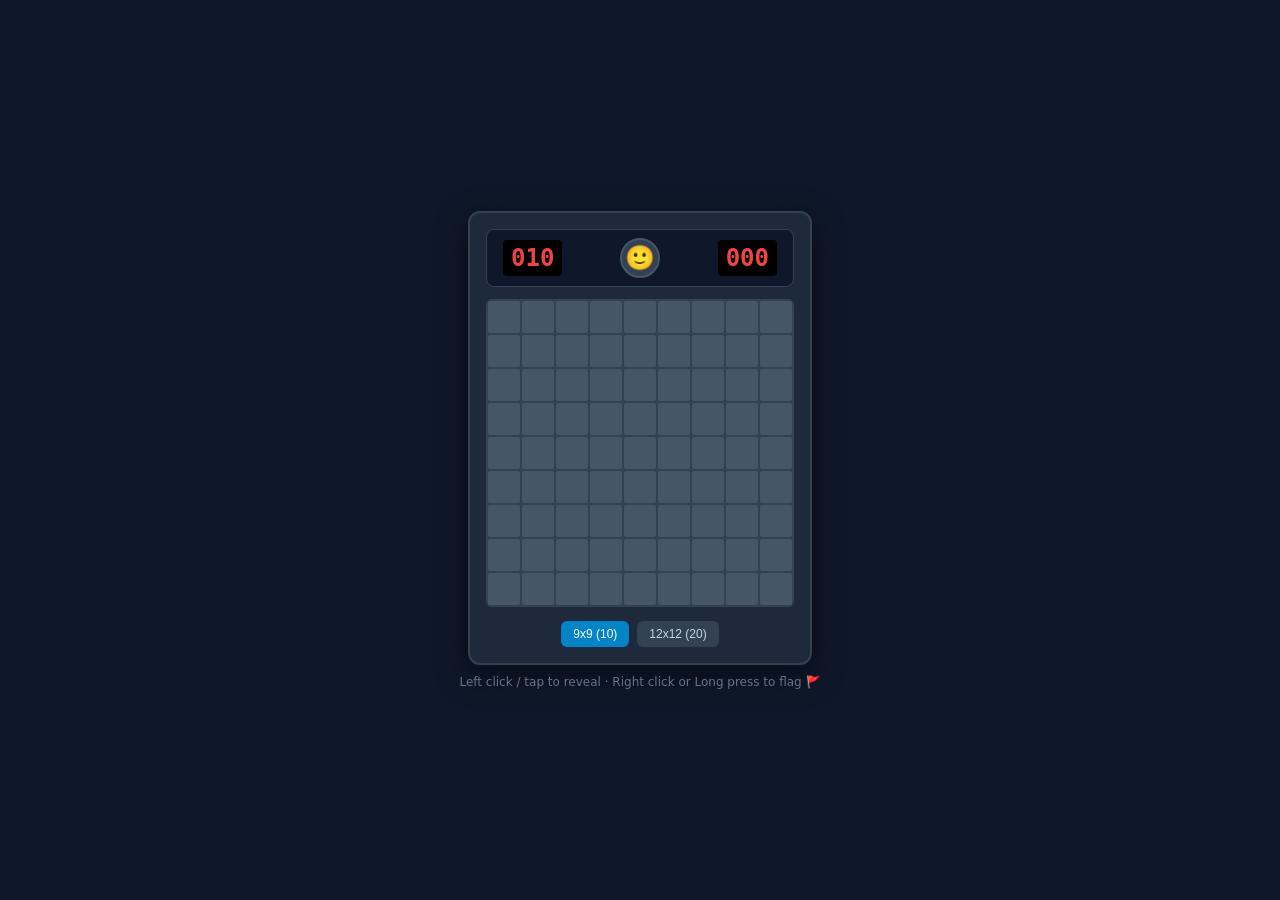
<file: public/games/minesweeper/index.html>
<!DOCTYPE html>
<html lang="en">
<head>
  <meta charset="UTF-8">
  <meta name="viewport" content="width=device-width, initial-scale=1.0, user-scalable=no">
  <title>Minesweeper Classic</title>
  <style>
    * { margin: 0; padding: 0; box-sizing: border-box; }
    body {
      background: #0f172a;
      color: #f8fafc;
      font-family: system-ui, -apple-system, sans-serif;
      min-height: 100vh;
      display: flex;
      flex-direction: column;
      align-items: center;
      justify-content: center;
      user-select: none;
      padding: 16px;
    }
    .wrapper {
      background: #1e293b;
      padding: 16px;
      border-radius: 12px;
      border: 2px solid #334155;
      box-shadow: 0 10px 30px rgba(0,0,0,0.5);
    }
    .header {
      display: flex;
      justify-content: space-between;
      align-items: center;
      background: #0f172a;
      padding: 8px 16px;
      border-radius: 8px;
      margin-bottom: 12px;
      border: 1px solid #334155;
    }
    .counter {
      font-family: monospace;
      font-size: 24px;
      font-weight: 800;
      color: #ef4444;
      background: #000;
      padding: 4px 8px;
      border-radius: 4px;
      min-width: 55px;
      text-align: center;
    }
    .face-btn {
      font-size: 24px;
      background: #334155;
      border: 2px solid #475569;
      border-radius: 50%;
      width: 40px;
      height: 40px;
      display: flex;
      align-items: center;
      justify-content: center;
      cursor: pointer;
    }
    .face-btn:hover { background: #475569; }

    #grid {
      display: grid;
      gap: 2px;
      background: #334155;
      padding: 2px;
      border-radius: 6px;
      touch-action: manipulation;
    }
    .cell {
      width: 32px;
      height: 32px;
      background: #475569;
      border-radius: 2px;
      display: flex;
      align-items: center;
      justify-content: center;
      font-size: 16px;
      font-weight: 800;
      cursor: pointer;
    }
    .cell.revealed {
      background: #1e293b;
    }
    .cell.mine {
      background: #ef4444;
      color: white;
    }
    .c1 { color: #38bdf8; }
    .c2 { color: #22c55e; }
    .c3 { color: #ef4444; }
    .c4 { color: #a855f7; }
    .c5 { color: #eab308; }

    .diff-bar {
      margin-top: 14px;
      display: flex;
      gap: 8px;
      justify-content: center;
    }
    .btn {
      background: #334155;
      color: #cbd5e1;
      border: none;
      padding: 6px 12px;
      border-radius: 6px;
      font-size: 12px;
      cursor: pointer;
    }
    .btn.active {
      background: #0284c7;
      color: white;
    }
    .hint {
      margin-top: 10px;
      font-size: 12px;
      color: #64748b;
      text-align: center;
    }
  </style>
</head>
<body>
  <div class="wrapper">
    <div class="header">
      <div class="counter" id="mine-count">010</div>
      <div class="face-btn" id="face" onclick="init()">🙂</div>
      <div class="counter" id="timer">000</div>
    </div>

    <div id="grid"></div>

    <div class="diff-bar">
      <button class="btn active" id="diff-easy" onclick="setDiff(9, 9, 10, 'easy')">9x9 (10)</button>
      <button class="btn" id="diff-med" onclick="setDiff(12, 12, 20, 'med')">12x12 (20)</button>
    </div>
  </div>

  <div class="hint">Left click / tap to reveal · Right click or Long press to flag 🚩</div>

  <script>
    let rows = 9;
    let cols = 9;
    let totalMines = 10;
    let board = [];
    let state = 'READY'; // READY, PLAYING, WON, LOST
    let timerVal = 0;
    let timerId = null;

    const gridEl = document.getElementById('grid');
    const mineCountEl = document.getElementById('mine-count');
    const timerEl = document.getElementById('timer');
    const faceEl = document.getElementById('face');

    function setDiff(r, c, m, name) {
      rows = r;
      cols = c;
      totalMines = m;
      document.getElementById('diff-easy').className = 'btn' + (name === 'easy' ? ' active' : '');
      document.getElementById('diff-med').className = 'btn' + (name === 'med' ? ' active' : '');
      init();
    }

    function init() {
      clearInterval(timerId);
      timerVal = 0;
      timerEl.textContent = '000';
      state = 'READY';
      faceEl.textContent = '🙂';
      mineCountEl.textContent = String(totalMines).padStart(3, '0');

      gridEl.style.gridTemplateColumns = `repeat(${cols}, 32px)`;
      board = [];
      gridEl.innerHTML = '';

      for (let r = 0; r < rows; r++) {
        const row = [];
        for (let c = 0; c < cols; c++) {
          const cell = {
            r, c,
            isMine: false,
            revealed: false,
            flagged: false,
            count: 0,
            el: null
          };
          const div = document.createElement('div');
          div.className = 'cell';
          div.oncontextmenu = (e) => { e.preventDefault(); toggleFlag(cell); };
          div.onclick = () => reveal(cell);

          // Long press for touch
          let pressTimer;
          div.addEventListener('touchstart', (e) => {
            pressTimer = setTimeout(() => {
              toggleFlag(cell);
            }, 400);
          });
          div.addEventListener('touchend', () => clearTimeout(pressTimer));

          cell.el = div;
          row.push(cell);
          gridEl.appendChild(div);
        }
        board.push(row);
      }
    }

    function plantMines(firstR, firstC) {
      let placed = 0;
      while (placed < totalMines) {
        const r = Math.floor(Math.random() * rows);
        const c = Math.floor(Math.random() * cols);
        if (!board[r][c].isMine && !(r === firstR && c === firstC)) {
          board[r][c].isMine = true;
          placed++;
        }
      }

      // Calculate neighbor counts
      for (let r = 0; r < rows; r++) {
        for (let c = 0; c < cols; c++) {
          if (!board[r][c].isMine) {
            let count = 0;
            for (let dr = -1; dr <= 1; dr++) {
              for (let dc = -1; dc <= 1; dc++) {
                const nr = r + dr;
                const nc = c + dc;
                if (nr >= 0 && nr < rows && nc >= 0 && nc < cols && board[nr][nc].isMine) {
                  count++;
                }
              }
            }
            board[r][c].count = count;
          }
        }
      }
    }

    function toggleFlag(cell) {
      if (cell.revealed || state === 'WON' || state === 'LOST') return;
      cell.flagged = !cell.flagged;
      cell.el.textContent = cell.flagged ? '🚩' : '';

      // Update mine counter
      let flags = 0;
      board.forEach(r => r.forEach(c => { if (c.flagged) flags++; }));
      mineCountEl.textContent = String(Math.max(0, totalMines - flags)).padStart(3, '0');
    }

    function reveal(cell) {
      if (cell.revealed || cell.flagged || state === 'WON' || state === 'LOST') return;

      if (state === 'READY') {
        state = 'PLAYING';
        plantMines(cell.r, cell.c);
        timerId = setInterval(() => {
          timerVal = Math.min(999, timerVal + 1);
          timerEl.textContent = String(timerVal).padStart(3, '0');
        }, 1000);
      }

      cell.revealed = true;
      cell.el.classList.add('revealed');

      if (cell.isMine) {
        // Exploded!
        state = 'LOST';
        clearInterval(timerId);
        faceEl.textContent = '😵';
        board.forEach(r => r.forEach(c => {
          if (c.isMine) {
            c.el.classList.add('mine');
            c.el.textContent = '💣';
          }
        }));
        return;
      }

      if (cell.count > 0) {
        cell.el.textContent = cell.count;
        cell.el.classList.add('c' + Math.min(5, cell.count));
      } else {
        // Flood fill empty neighbors
        for (let dr = -1; dr <= 1; dr++) {
          for (let dc = -1; dc <= 1; dc++) {
            const nr = cell.r + dr;
            const nc = cell.c + dc;
            if (nr >= 0 && nr < rows && nc >= 0 && nc < cols) {
              reveal(board[nr][nc]);
            }
          }
        }
      }

      checkWin();
    }

    function checkWin() {
      let unrevealedSafe = 0;
      board.forEach(r => r.forEach(c => {
        if (!c.isMine && !c.revealed) unrevealedSafe++;
      }));

      if (unrevealedSafe === 0) {
        state = 'WON';
        clearInterval(timerId);
        faceEl.textContent = '😎';
      }
    }

    init();
  </script>
</body>
</html>
</file>
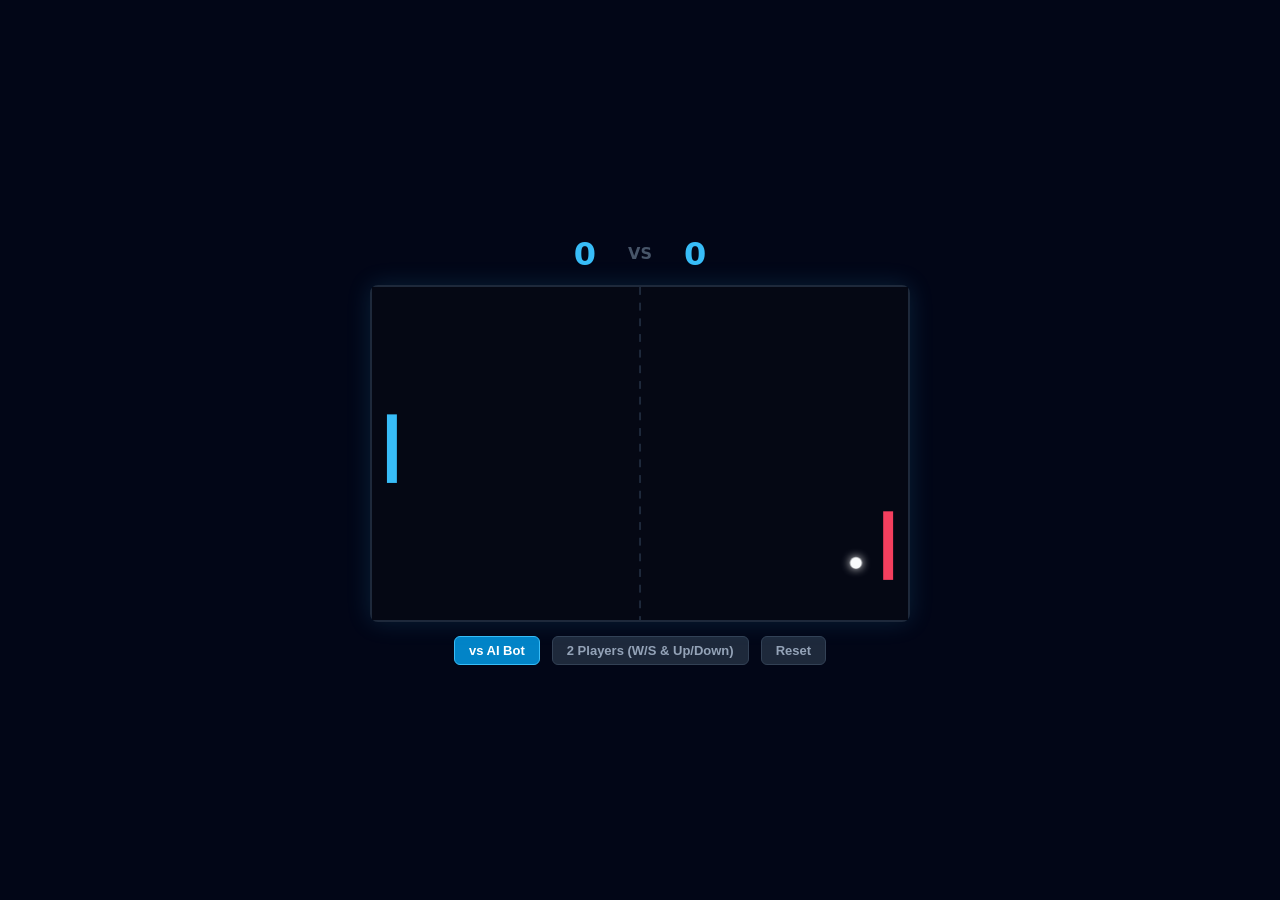
<file: public/games/pong/index.html>
<!DOCTYPE html>
<html lang="en">
<head>
  <meta charset="UTF-8">
  <meta name="viewport" content="width=device-width, initial-scale=1.0, user-scalable=no">
  <title>Cyber Pong</title>
  <style>
    * { margin: 0; padding: 0; box-sizing: border-box; }
    body {
      background: #020617;
      color: #f8fafc;
      font-family: system-ui, -apple-system, sans-serif;
      display: flex;
      flex-direction: column;
      align-items: center;
      justify-content: center;
      min-height: 100vh;
      user-select: none;
      touch-action: none;
      padding: 12px;
    }
    .hud {
      display: flex;
      align-items: center;
      gap: 32px;
      font-size: 32px;
      font-weight: 800;
      margin-bottom: 12px;
      color: #38bdf8;
    }
    #pong-box {
      position: relative;
      width: 100%;
      max-width: 540px;
      aspect-ratio: 16 / 10;
      background: #050814;
      border: 2px solid #1e293b;
      border-radius: 8px;
      box-shadow: 0 0 25px rgba(56, 189, 248, 0.15);
    }
    canvas {
      width: 100%;
      height: 100%;
      display: block;
    }
    .mode-bar {
      margin-top: 14px;
      display: flex;
      gap: 12px;
    }
    .btn {
      background: #1e293b;
      color: #94a3b8;
      border: 1px solid #334155;
      padding: 6px 14px;
      border-radius: 6px;
      font-size: 13px;
      cursor: pointer;
      font-weight: 600;
    }
    .btn.active {
      background: #0284c7;
      color: white;
      border-color: #38bdf8;
    }
  </style>
</head>
<body>
  <div class="hud">
    <span id="p1-score">0</span>
    <span style="font-size: 16px; color: #475569;">VS</span>
    <span id="p2-score">0</span>
  </div>

  <div id="pong-box">
    <canvas id="pong-canvas" width="540" height="340"></canvas>
  </div>

  <div class="mode-bar">
    <button class="btn active" id="btn-ai" onclick="setMode('ai')">vs AI Bot</button>
    <button class="btn" id="btn-2p" onclick="setMode('2p')">2 Players (W/S & Up/Down)</button>
    <button class="btn" onclick="resetGame()">Reset</button>
  </div>

  <script>
    const canvas = document.getElementById('pong-canvas');
    const ctx = canvas.getContext('2d');
    const p1El = document.getElementById('p1-score');
    const p2El = document.getElementById('p2-score');

    let mode = 'ai'; // 'ai' or '2p'
    let p1 = { y: 130, h: 70, w: 10, vy: 0, score: 0 };
    let p2 = { y: 130, h: 70, w: 10, vy: 0, score: 0 };
    let ball = { x: 270, y: 170, vx: 4, vy: 2, r: 6 };
    let keys = {};

    let audioCtx = null;
    function beep(freq, dur) {
      try {
        if (!audioCtx) audioCtx = new (window.AudioContext || window.webkitAudioContext)();
        const o = audioCtx.createOscillator();
        const g = audioCtx.createGain();
        o.frequency.value = freq;
        g.gain.value = 0.08;
        g.gain.exponentialRampToValueAtTime(0.001, audioCtx.currentTime + dur);
        o.connect(g);
        g.connect(audioCtx.destination);
        o.start();
        o.stop(audioCtx.currentTime + dur);
      } catch(e) {}
    }

    function setMode(m) {
      mode = m;
      document.getElementById('btn-ai').className = 'btn' + (m === 'ai' ? ' active' : '');
      document.getElementById('btn-2p').className = 'btn' + (m === '2p' ? ' active' : '');
      resetGame();
    }

    function resetGame() {
      p1.score = 0;
      p2.score = 0;
      p1El.textContent = 0;
      p2El.textContent = 0;
      serveBall(1);
    }

    function serveBall(dir = 1) {
      ball.x = canvas.width / 2;
      ball.y = canvas.height / 2;
      const angle = (Math.random() * 0.6 - 0.3) * Math.PI;
      const speed = 4.5;
      ball.vx = dir * Math.cos(angle) * speed;
      ball.vy = Math.sin(angle) * speed;
    }

    window.addEventListener('keydown', e => keys[e.key] = true);
    window.addEventListener('keyup', e => keys[e.key] = false);

    // Mouse / Touch for Player 1
    canvas.addEventListener('mousemove', e => {
      const rect = canvas.getBoundingClientRect();
      const scaleY = canvas.height / rect.height;
      p1.y = (e.clientY - rect.top) * scaleY - p1.h / 2;
    });
    canvas.addEventListener('touchmove', e => {
      e.preventDefault();
      const rect = canvas.getBoundingClientRect();
      const scaleY = canvas.height / rect.height;
      p1.y = (e.touches[0].clientY - rect.top) * scaleY - p1.h / 2;
    }, { passive: false });

    function update() {
      // 2P controls
      if (keys['w'] || keys['W']) p1.y -= 6;
      if (keys['s'] || keys['S']) p1.y += 6;

      if (mode === '2p') {
        if (keys['ArrowUp']) p2.y -= 6;
        if (keys['ArrowDown']) p2.y += 6;
      } else {
        // AI
        const center = p2.y + p2.h / 2;
        if (ball.vx > 0) {
          if (center < ball.y - 10) p2.y += 4.5;
          else if (center > ball.y + 10) p2.y -= 4.5;
        }
      }

      // Constrain paddles
      p1.y = Math.max(0, Math.min(canvas.height - p1.h, p1.y));
      p2.y = Math.max(0, Math.min(canvas.height - p2.h, p2.y));

      // Move ball
      ball.x += ball.vx;
      ball.y += ball.vy;

      // Top / bottom bounce
      if (ball.y - ball.r < 0) {
        ball.y = ball.r;
        ball.vy = -ball.vy;
        beep(350, 0.05);
      } else if (ball.y + ball.r > canvas.height) {
        ball.y = canvas.height - ball.r;
        ball.vy = -ball.vy;
        beep(350, 0.05);
      }

      // Paddle 1 Hit
      if (
        ball.x - ball.r <= 25 &&
        ball.x + ball.r >= 15 &&
        ball.y >= p1.y &&
        ball.y <= p1.y + p1.h
      ) {
        ball.vx = Math.abs(ball.vx) * 1.05; // speed up
        const hit = (ball.y - (p1.y + p1.h / 2)) / (p1.h / 2);
        ball.vy = hit * 5;
        beep(520, 0.06);
      }

      // Paddle 2 Hit
      if (
        ball.x + ball.r >= canvas.width - 25 &&
        ball.x - ball.r <= canvas.width - 15 &&
        ball.y >= p2.y &&
        ball.y <= p2.y + p2.h
      ) {
        ball.vx = -Math.abs(ball.vx) * 1.05;
        const hit = (ball.y - (p2.y + p2.h / 2)) / (p2.h / 2);
        ball.vy = hit * 5;
        beep(520, 0.06);
      }

      // Point scoring
      if (ball.x < 0) {
        p2.score++;
        p2El.textContent = p2.score;
        beep(220, 0.2);
        serveBall(1);
      } else if (ball.x > canvas.width) {
        p1.score++;
        p1El.textContent = p1.score;
        beep(660, 0.2);
        serveBall(-1);
      }
    }

    function draw() {
      ctx.fillStyle = '#050814';
      ctx.fillRect(0, 0, canvas.width, canvas.height);

      // Center dividing line
      ctx.strokeStyle = '#1e293b';
      ctx.lineWidth = 2;
      ctx.setLineDash([8, 8]);
      ctx.beginPath();
      ctx.moveTo(canvas.width / 2, 0);
      ctx.lineTo(canvas.width / 2, canvas.height);
      ctx.stroke();
      ctx.setLineDash([]);

      // P1 Paddle
      ctx.fillStyle = '#38bdf8';
      ctx.fillRect(15, p1.y, p1.w, p1.h);

      // P2 Paddle
      ctx.fillStyle = '#f43f5e';
      ctx.fillRect(canvas.width - 25, p2.y, p2.w, p2.h);

      // Ball
      ctx.fillStyle = '#f8fafc';
      ctx.shadowColor = '#fff';
      ctx.shadowBlur = 10;
      ctx.beginPath();
      ctx.arc(ball.x, ball.y, ball.r, 0, Math.PI * 2);
      ctx.fill();
      ctx.shadowBlur = 0;

      update();
      requestAnimationFrame(draw);
    }

    serveBall(1);
    requestAnimationFrame(draw);
  </script>
</body>
</html>
</file>
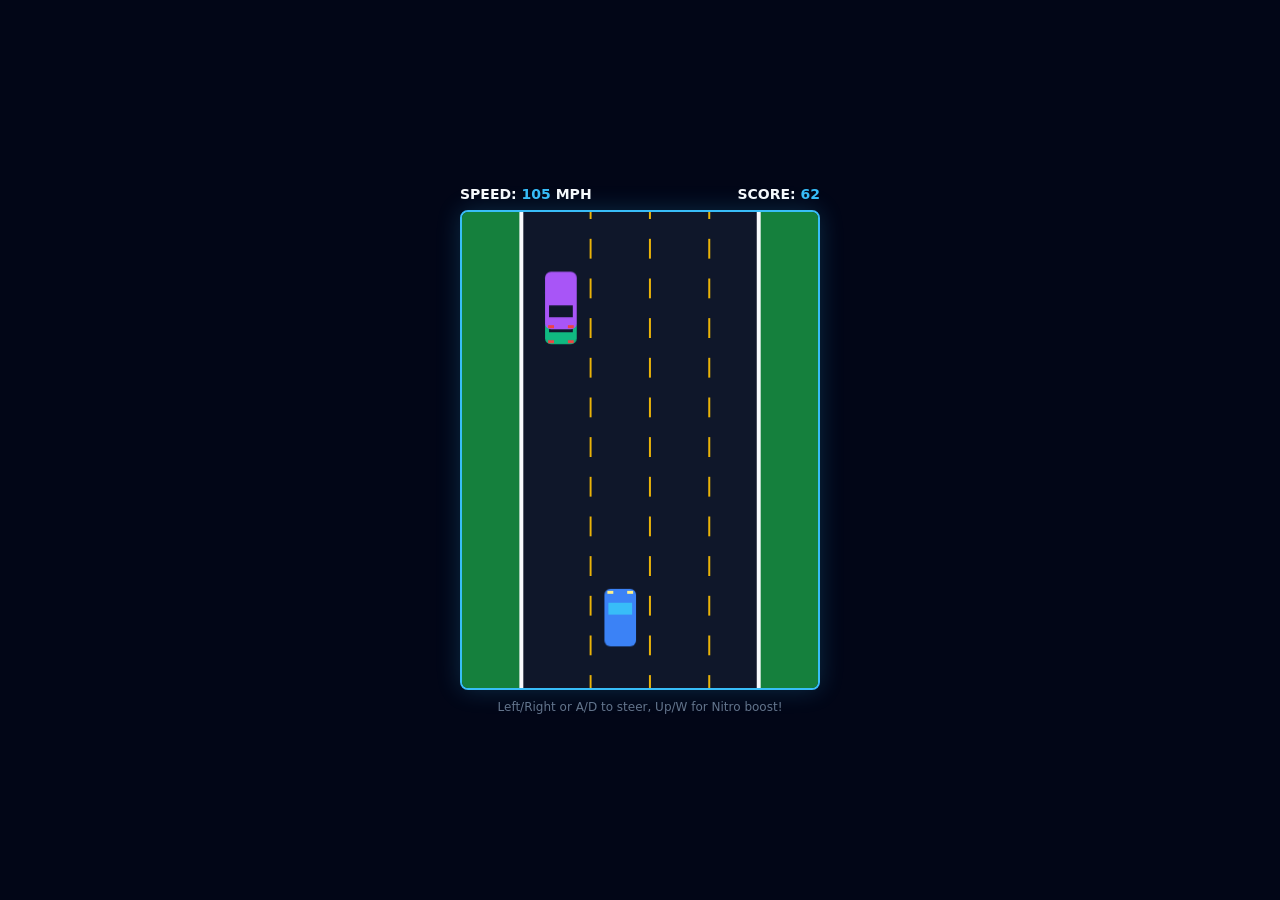
<file: public/games/racer/index.html>
<!DOCTYPE html>
<html lang="en">
<head>
  <meta charset="UTF-8">
  <meta name="viewport" content="width=device-width, initial-scale=1.0, user-scalable=no">
  <title>Speed Highway Racer</title>
  <style>
    * { margin: 0; padding: 0; box-sizing: border-box; }
    body {
      background: #020617;
      color: #f8fafc;
      font-family: system-ui, -apple-system, sans-serif;
      min-height: 100vh;
      display: flex;
      flex-direction: column;
      align-items: center;
      justify-content: center;
      user-select: none;
      touch-action: none;
      padding: 12px;
    }
    .hud {
      width: 100%;
      max-width: 360px;
      display: flex;
      justify-content: space-between;
      margin-bottom: 8px;
      font-weight: 700;
      font-size: 14px;
    }
    .hud span { color: #38bdf8; }
    #racer-box {
      position: relative;
      width: 100%;
      max-width: 360px;
      height: 480px;
      background: #1e293b;
      border: 2px solid #38bdf8;
      border-radius: 8px;
      overflow: hidden;
      box-shadow: 0 0 25px rgba(56, 189, 248, 0.2);
    }
    canvas {
      width: 100%;
      height: 100%;
      display: block;
    }
    #game-over {
      position: absolute;
      inset: 0;
      background: rgba(2, 6, 23, 0.88);
      backdrop-filter: blur(4px);
      display: none;
      flex-direction: column;
      align-items: center;
      justify-content: center;
      gap: 12px;
    }
    .btn {
      background: #0284c7;
      color: white;
      border: none;
      padding: 10px 24px;
      border-radius: 6px;
      font-size: 16px;
      font-weight: 700;
      cursor: pointer;
    }
    .btn:hover { background: #38bdf8; }
    .hint {
      margin-top: 10px;
      font-size: 12px;
      color: #64748b;
    }
  </style>
</head>
<body>
  <div class="hud">
    <div>SPEED: <span id="speed">120</span> MPH</div>
    <div>SCORE: <span id="score">0</span></div>
  </div>

  <div id="racer-box">
    <canvas id="racer-canvas" width="360" height="480"></canvas>
    <div id="game-over">
      <h2 style="font-size: 32px; color: #ef4444;">WRECKED!</h2>
      <p style="color:#cbd5e1">Score: <span id="final-score">0</span></p>
      <button class="btn" onclick="start()">DRIVE AGAIN</button>
    </div>
  </div>

  <div class="hint">Left/Right or A/D to steer, Up/W for Nitro boost!</div>

  <script>
    const canvas = document.getElementById('racer-canvas');
    const ctx = canvas.getContext('2d');
    const speedEl = document.getElementById('speed');
    const scoreEl = document.getElementById('score');
    const gameOverEl = document.getElementById('game-over');
    const finalScoreEl = document.getElementById('final-score');

    let audioCtx = null;
    function beep(freq, dur) {
      try {
        if (!audioCtx) audioCtx = new (window.AudioContext || window.webkitAudioContext)();
        const o = audioCtx.createOscillator();
        const g = audioCtx.createGain();
        o.frequency.value = freq;
        g.gain.value = 0.08;
        g.gain.exponentialRampToValueAtTime(0.001, audioCtx.currentTime + dur);
        o.connect(g);
        g.connect(audioCtx.destination);
        o.start();
        o.stop(audioCtx.currentTime + dur);
      } catch(e) {}
    }

    const LANES = [80, 140, 200, 260];
    let player = { x: 140, y: 380, w: 32, h: 60, lane: 1 };
    let traffic = [];
    let roadOffset = 0;
    let score = 0;
    let speed = 7;
    let nitro = false;
    let isPlaying = false;
    let keys = {};

    function start() {
      gameOverEl.style.display = 'none';
      player.x = LANES[1] + 4;
      player.lane = 1;
      traffic = [];
      score = 0;
      speed = 7;
      roadOffset = 0;
      isPlaying = true;
    }

    window.addEventListener('keydown', e => {
      const k = e.key.toLowerCase();
      keys[k] = true;
      if (k === 'arrowleft' || k === 'a') {
        if (player.lane > 0) {
          player.lane--;
          player.x = LANES[player.lane] + 4;
          beep(320, 0.05);
        }
      }
      if (k === 'arrowright' || k === 'd') {
        if (player.lane < 3) {
          player.lane++;
          player.x = LANES[player.lane] + 4;
          beep(320, 0.05);
        }
      }
    });
    window.addEventListener('keyup', e => keys[e.key.toLowerCase()] = false);

    canvas.addEventListener('pointerdown', e => {
      const rect = canvas.getBoundingClientRect();
      const clickX = e.clientX - rect.left;
      if (clickX < canvas.width / 2) {
        if (player.lane > 0) { player.lane--; player.x = LANES[player.lane] + 4; }
      } else {
        if (player.lane < 3) { player.lane++; player.x = LANES[player.lane] + 4; }
      }
    });

    function spawnCar() {
      const lane = Math.floor(Math.random() * 4);
      const colors = ['#ef4444', '#eab308', '#a855f7', '#10b981'];
      traffic.push({
        x: LANES[lane] + 4,
        y: -70,
        w: 32,
        h: 58,
        color: colors[Math.floor(Math.random() * colors.length)],
        speed: 3 + Math.random() * 2
      });
    }

    function update() {
      if (!isPlaying) return;

      nitro = keys['arrowup'] || keys['w'];
      const currentSpeed = nitro ? speed * 1.5 : speed;
      roadOffset = (roadOffset + currentSpeed) % 40;

      speedEl.textContent = Math.floor(currentSpeed * 15);
      score += Math.floor(currentSpeed / 4);
      scoreEl.textContent = score;

      // Spawn traffic cars
      if (Math.random() < 0.035 && traffic.length < 5) {
        spawnCar();
      }

      // Move traffic
      for (let i = 0; i < traffic.length; i++) {
        const car = traffic[i];
        car.y += (currentSpeed - car.speed);

        // Collision box
        if (
          player.x < car.x + car.w - 4 &&
          player.x + player.w > car.x + 4 &&
          player.y < car.y + car.h - 4 &&
          player.y + player.h > car.y + 4
        ) {
          endGame();
          return;
        }
      }

      traffic = traffic.filter(c => c.y < canvas.height + 80);
    }

    function endGame() {
      isPlaying = false;
      beep(150, 0.3);
      finalScoreEl.textContent = score;
      gameOverEl.style.display = 'flex';
    }

    function drawCar(x, y, color, isPlayer = false) {
      ctx.fillStyle = color;
      ctx.beginPath();
      ctx.roundRect(x, y, 32, 58, 6);
      ctx.fill();

      // Windshield
      ctx.fillStyle = isPlayer ? '#38bdf8' : '#0f172a';
      ctx.fillRect(x + 4, isPlayer ? y + 14 : y + 34, 24, 12);

      // Headlights / taillights
      ctx.fillStyle = isPlayer ? '#fef08a' : '#ef4444';
      ctx.fillRect(x + 3, y + (isPlayer ? 2 : 54), 6, 3);
      ctx.fillRect(x + 23, y + (isPlayer ? 2 : 54), 6, 3);
    }

    function draw() {
      // Road
      ctx.fillStyle = '#0f172a';
      ctx.fillRect(0, 0, canvas.width, canvas.height);

      // Shoulder grass
      ctx.fillStyle = '#15803d';
      ctx.fillRect(0, 0, 60, canvas.height);
      ctx.fillRect(canvas.width - 60, 0, 60, canvas.height);

      // Road curbs
      ctx.fillStyle = '#f8fafc';
      ctx.fillRect(58, 0, 4, canvas.height);
      ctx.fillRect(canvas.width - 62, 0, 4, canvas.height);

      // Lane dividers
      ctx.strokeStyle = '#eab308';
      ctx.lineWidth = 2;
      ctx.setLineDash([20, 20]);
      ctx.lineDashOffset = -roadOffset;

      [130, 190, 250].forEach(lx => {
        ctx.beginPath();
        ctx.moveTo(lx, 0);
        ctx.lineTo(lx, canvas.height);
        ctx.stroke();
      });
      ctx.setLineDash([]);

      // Draw traffic
      traffic.forEach(c => drawCar(c.x, c.y, c.color));

      // Draw player car
      drawCar(player.x, player.y, nitro ? '#06b6d4' : '#3b82f6', true);

      // Nitro exhaust glow
      if (nitro) {
        ctx.fillStyle = '#f97316';
        ctx.fillRect(player.x + 8, player.y + 58, 6, 12);
        ctx.fillRect(player.x + 18, player.y + 58, 6, 12);
      }

      update();
      requestAnimationFrame(draw);
    }

    start();
    requestAnimationFrame(draw);
  </script>
</body>
</html>
</file>
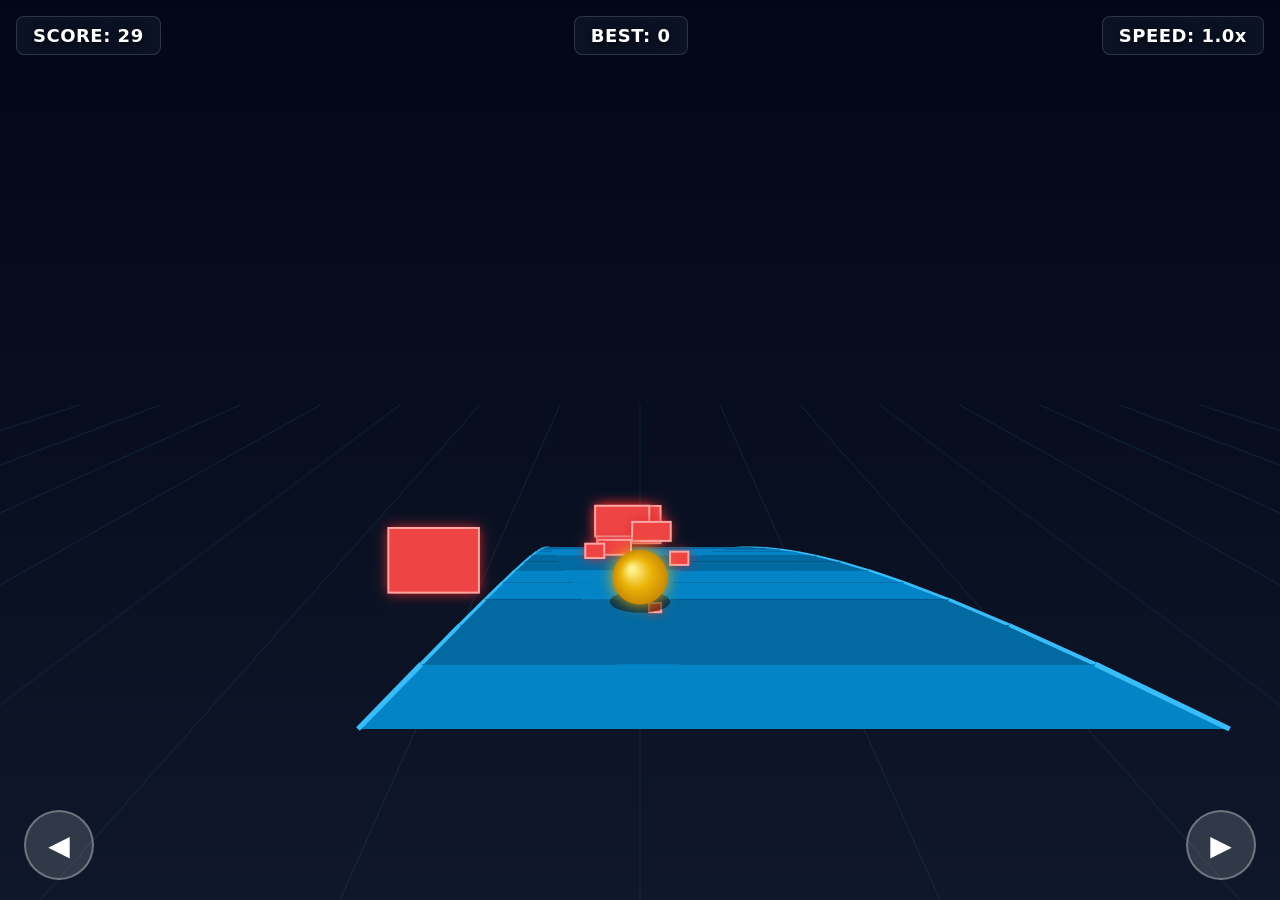
<file: public/games/slope/index.html>
<!DOCTYPE html>
<html lang="en">
<head>
  <meta charset="UTF-8">
  <meta name="viewport" content="width=device-width, initial-scale=1.0, user-scalable=no">
  <title>Slope 3D Runner</title>
  <style>
    * { margin: 0; padding: 0; box-sizing: border-box; }
    body {
      background: #050510;
      overflow: hidden;
      font-family: system-ui, -apple-system, sans-serif;
      user-select: none;
      color: #fff;
    }
    #game-canvas {
      display: block;
      width: 100vw;
      height: 100vh;
    }
    #ui {
      position: absolute;
      top: 16px;
      left: 16px;
      right: 16px;
      display: flex;
      justify-content: space-between;
      pointer-events: none;
      font-size: 18px;
      font-weight: 700;
      text-shadow: 0 2px 8px rgba(0,0,0,0.8);
    }
    .badge {
      background: rgba(15, 23, 42, 0.75);
      backdrop-filter: blur(8px);
      border: 1px solid rgba(255, 255, 255, 0.15);
      padding: 8px 16px;
      border-radius: 8px;
      letter-spacing: 0.5px;
    }
    #game-over-screen {
      position: absolute;
      inset: 0;
      background: rgba(5, 5, 16, 0.85);
      backdrop-filter: blur(10px);
      display: none;
      flex-direction: column;
      align-items: center;
      justify-content: center;
      gap: 16px;
      pointer-events: auto;
    }
    #game-over-screen h1 {
      font-size: 42px;
      color: #ef4444;
      text-transform: uppercase;
      letter-spacing: 2px;
    }
    #restart-btn {
      background: #0284c7;
      color: white;
      border: none;
      padding: 12px 32px;
      font-size: 18px;
      font-weight: 700;
      border-radius: 8px;
      cursor: pointer;
      transition: transform 0.15s, background 0.15s;
    }
    #restart-btn:hover {
      background: #38bdf8;
      transform: scale(1.05);
    }
    #touch-controls {
      position: absolute;
      bottom: 20px;
      left: 0;
      right: 0;
      display: flex;
      justify-content: space-between;
      padding: 0 24px;
      pointer-events: none;
    }
    .touch-btn {
      width: 70px;
      height: 70px;
      background: rgba(255,255,255,0.15);
      border: 2px solid rgba(255,255,255,0.3);
      border-radius: 50%;
      pointer-events: auto;
      display: flex;
      align-items: center;
      justify-content: center;
      font-size: 28px;
      touch-action: manipulation;
    }
  </style>
</head>
<body>
  <div id="ui">
    <div class="badge">SCORE: <span id="score-val">0</span></div>
    <div class="badge">BEST: <span id="best-val">0</span></div>
    <div class="badge">SPEED: <span id="speed-val">1.0x</span></div>
  </div>

  <div id="game-over-screen">
    <h1>CRASHED</h1>
    <p style="font-size: 20px;">Score: <span id="final-score">0</span></p>
    <button id="restart-btn" onclick="startGame()">PLAY AGAIN</button>
  </div>

  <div id="touch-controls">
    <div class="touch-btn" id="btn-left">◀</div>
    <div class="touch-btn" id="btn-right">▶</div>
  </div>

  <canvas id="game-canvas"></canvas>

  <script>
    const canvas = document.getElementById('game-canvas');
    const ctx = canvas.getContext('2d');
    const scoreVal = document.getElementById('score-val');
    const bestVal = document.getElementById('best-val');
    const speedVal = document.getElementById('speed-val');
    const gameOverScreen = document.getElementById('game-over-screen');
    const finalScore = document.getElementById('final-score');

    let bestScore = parseInt(localStorage.getItem('slope_best') || '0', 10);
    bestVal.textContent = bestScore;

    function resize() {
      canvas.width = window.innerWidth;
      canvas.height = window.innerHeight;
    }
    window.addEventListener('resize', resize);
    resize();

    // Game state
    let isPlaying = false;
    let score = 0;
    let ball = { x: 0, y: 0, vx: 0, radius: 16 };
    let speed = 1.0;
    let roadSegments = [];
    let obstacles = [];
    let distance = 0;
    let keys = { left: false, right: false };

    // Audio context for sound effects
    let audioCtx = null;
    function playBeep(freq, duration, type='sine') {
      try {
        if (!audioCtx) audioCtx = new (window.AudioContext || window.webkitAudioContext)();
        const osc = audioCtx.createOscillator();
        const gain = audioCtx.createGain();
        osc.type = type;
        osc.frequency.setValueAtTime(freq, audioCtx.currentTime);
        gain.gain.setValueAtTime(0.1, audioCtx.currentTime);
        gain.gain.exponentialRampToValueAtTime(0.001, audioCtx.currentTime + duration);
        osc.connect(gain);
        gain.connect(audioCtx.destination);
        osc.start();
        osc.stop(audioCtx.currentTime + duration);
      } catch (e) {}
    }

    window.addEventListener('keydown', (e) => {
      if (e.key === 'ArrowLeft' || e.key.toLowerCase() === 'a') keys.left = true;
      if (e.key === 'ArrowRight' || e.key.toLowerCase() === 'd') keys.right = true;
      if (e.key === ' ' && !isPlaying) startGame();
    });
    window.addEventListener('keyup', (e) => {
      if (e.key === 'ArrowLeft' || e.key.toLowerCase() === 'a') keys.left = false;
      if (e.key === 'ArrowRight' || e.key.toLowerCase() === 'd') keys.right = false;
    });

    const btnLeft = document.getElementById('btn-left');
    const btnRight = document.getElementById('btn-right');
    btnLeft.addEventListener('touchstart', (e) => { e.preventDefault(); keys.left = true; });
    btnLeft.addEventListener('touchend', (e) => { e.preventDefault(); keys.left = false; });
    btnRight.addEventListener('touchstart', (e) => { e.preventDefault(); keys.right = true; });
    btnRight.addEventListener('touchend', (e) => { e.preventDefault(); keys.right = false; });

    function startGame() {
      gameOverScreen.style.display = 'none';
      ball = { x: 0, y: 0, vx: 0, radius: 18 };
      speed = 1.0;
      score = 0;
      distance = 0;
      roadSegments = [];
      obstacles = [];

      // Generate initial track segments
      for (let i = 0; i < 40; i++) {
        addSegment(i * 40);
      }
      isPlaying = true;
      playBeep(440, 0.1);
    }

    function addSegment(z) {
      const width = 340;
      const seg = { z, width, xOffset: Math.sin(z * 0.003) * 60 };
      roadSegments.push(seg);

      if (z > 400 && Math.random() < 0.35) {
        // Obstacle
        const obW = 50 + Math.random() * 40;
        const obX = (Math.random() - 0.5) * (width - obW);
        obstacles.push({ z, x: obX, w: obW, h: 40 });
      }
    }

    function project(x, y, z) {
      const fov = 350;
      const camZ = -200;
      const relZ = z - distance - camZ;
      if (relZ <= 1) return null;
      const scale = fov / relZ;
      const projX = canvas.width / 2 + (x * scale);
      const projY = canvas.height * 0.45 + (y * scale) + (relZ * 0.12);
      return { x: projX, y: projY, scale };
    }

    function update() {
      if (!isPlaying) return;

      // Handle steering
      const accel = 0.85;
      if (keys.left) ball.vx -= accel;
      if (keys.right) ball.vx += accel;
      ball.vx *= 0.88;
      ball.x += ball.vx;

      // Speed increases gradually
      speed += 0.0004;
      const moveStep = 9 * speed;
      distance += moveStep;
      score = Math.floor(distance / 20);
      scoreVal.textContent = score;
      speedVal.textContent = speed.toFixed(1) + 'x';

      // Remove passed segments and add new ones
      while (roadSegments.length > 0 && roadSegments[0].z < distance - 100) {
        roadSegments.shift();
      }
      while (roadSegments.length < 50) {
        const lastZ = roadSegments[roadSegments.length - 1].z;
        addSegment(lastZ + 40);
      }

      // Check track bounds
      const currentTrackWidth = 170;
      if (Math.abs(ball.x) > currentTrackWidth) {
        gameOver();
        return;
      }

      // Check obstacle collisions
      for (const ob of obstacles) {
        if (Math.abs(ob.z - distance) < 25) {
          if (ball.x > ob.x - ob.w/2 - ball.radius && ball.x < ob.x + ob.w/2 + ball.radius) {
            gameOver();
            return;
          }
        }
      }

      // Filter passed obstacles
      obstacles = obstacles.filter(o => o.z >= distance - 50);
    }

    function gameOver() {
      isPlaying = false;
      playBeep(160, 0.4, 'sawtooth');
      if (score > bestScore) {
        bestScore = score;
        localStorage.setItem('slope_best', bestScore);
        bestVal.textContent = bestScore;
      }
      finalScore.textContent = score;
      gameOverScreen.style.display = 'flex';
    }

    function draw() {
      ctx.clearRect(0, 0, canvas.width, canvas.height);

      // Deep space grid gradient
      const bgGrad = ctx.createLinearGradient(0, 0, 0, canvas.height);
      bgGrad.addColorStop(0, '#020617');
      bgGrad.addColorStop(1, '#0f172a');
      ctx.fillStyle = bgGrad;
      ctx.fillRect(0, 0, canvas.width, canvas.height);

      // Distant neon horizon grid
      ctx.strokeStyle = 'rgba(56, 189, 248, 0.12)';
      ctx.lineWidth = 1;
      const horizon = canvas.height * 0.45;
      for (let i = -10; i <= 10; i++) {
        ctx.beginPath();
        ctx.moveTo(canvas.width / 2 + i * 80, horizon);
        ctx.lineTo(canvas.width / 2 + i * 300, canvas.height);
        ctx.stroke();
      }

      // Draw road segments back to front
      for (let i = roadSegments.length - 1; i >= 1; i--) {
        const s1 = roadSegments[i];
        const s0 = roadSegments[i - 1];
        const p1 = project(s1.xOffset, 120, s1.z);
        const p0 = project(s0.xOffset, 120, s0.z);

        if (!p1 || !p0) continue;

        const w1 = (s1.width / 2) * p1.scale;
        const w0 = (s0.width / 2) * p0.scale;

        // Striped road pattern
        const isAlt = Math.floor(s0.z / 80) % 2 === 0;
        ctx.fillStyle = isAlt ? '#0284c7' : '#0369a1';
        ctx.beginPath();
        ctx.moveTo(p0.x - w0, p0.y);
        ctx.lineTo(p0.x + w0, p0.y);
        ctx.lineTo(p1.x + w1, p1.y);
        ctx.lineTo(p1.x - w1, p1.y);
        ctx.closePath();
        ctx.fill();

        // Glowing edge borders
        ctx.strokeStyle = '#38bdf8';
        ctx.lineWidth = Math.max(1, 2 * p0.scale);
        ctx.beginPath();
        ctx.moveTo(p0.x - w0, p0.y);
        ctx.lineTo(p1.x - w1, p1.y);
        ctx.stroke();
        ctx.beginPath();
        ctx.moveTo(p0.x + w0, p0.y);
        ctx.lineTo(p1.x + w1, p1.y);
        ctx.stroke();
      }

      // Draw obstacles
      for (const ob of obstacles) {
        if (ob.z < distance || ob.z > distance + 1400) continue;
        const p = project(ob.x, 100, ob.z);
        if (!p) continue;

        const ow = ob.w * p.scale;
        const oh = ob.h * p.scale;

        ctx.fillStyle = '#ef4444';
        ctx.shadowColor = '#dc2626';
        ctx.shadowBlur = 12;
        ctx.fillRect(p.x - ow/2, p.y - oh, ow, oh);
        ctx.shadowBlur = 0;

        ctx.strokeStyle = '#fca5a5';
        ctx.lineWidth = 2;
        ctx.strokeRect(p.x - ow/2, p.y - oh, ow, oh);
      }

      // Draw ball
      const ballProj = project(ball.x, 95, distance + 30);
      if (ballProj) {
        const br = ball.radius * ballProj.scale;
        
        // Ball shadow
        ctx.fillStyle = 'rgba(0,0,0,0.5)';
        ctx.beginPath();
        ctx.ellipse(ballProj.x, ballProj.y + br * 0.9, br * 1.1, br * 0.4, 0, 0, Math.PI * 2);
        ctx.fill();

        // Ball body
        const grad = ctx.createRadialGradient(
          ballProj.x - br * 0.3, ballProj.y - br * 0.3, br * 0.1,
          ballProj.x, ballProj.y, br
        );
        grad.addColorStop(0, '#fef08a');
        grad.addColorStop(0.5, '#eab308');
        grad.addColorStop(1, '#ca8a04');

        ctx.fillStyle = grad;
        ctx.shadowColor = '#eab308';
        ctx.shadowBlur = 15;
        ctx.beginPath();
        ctx.arc(ballProj.x, ballProj.y, br, 0, Math.PI * 2);
        ctx.fill();
        ctx.shadowBlur = 0;
      }

      update();
      requestAnimationFrame(draw);
    }

    startGame();
    requestAnimationFrame(draw);
  </script>
</body>
</html>
</file>
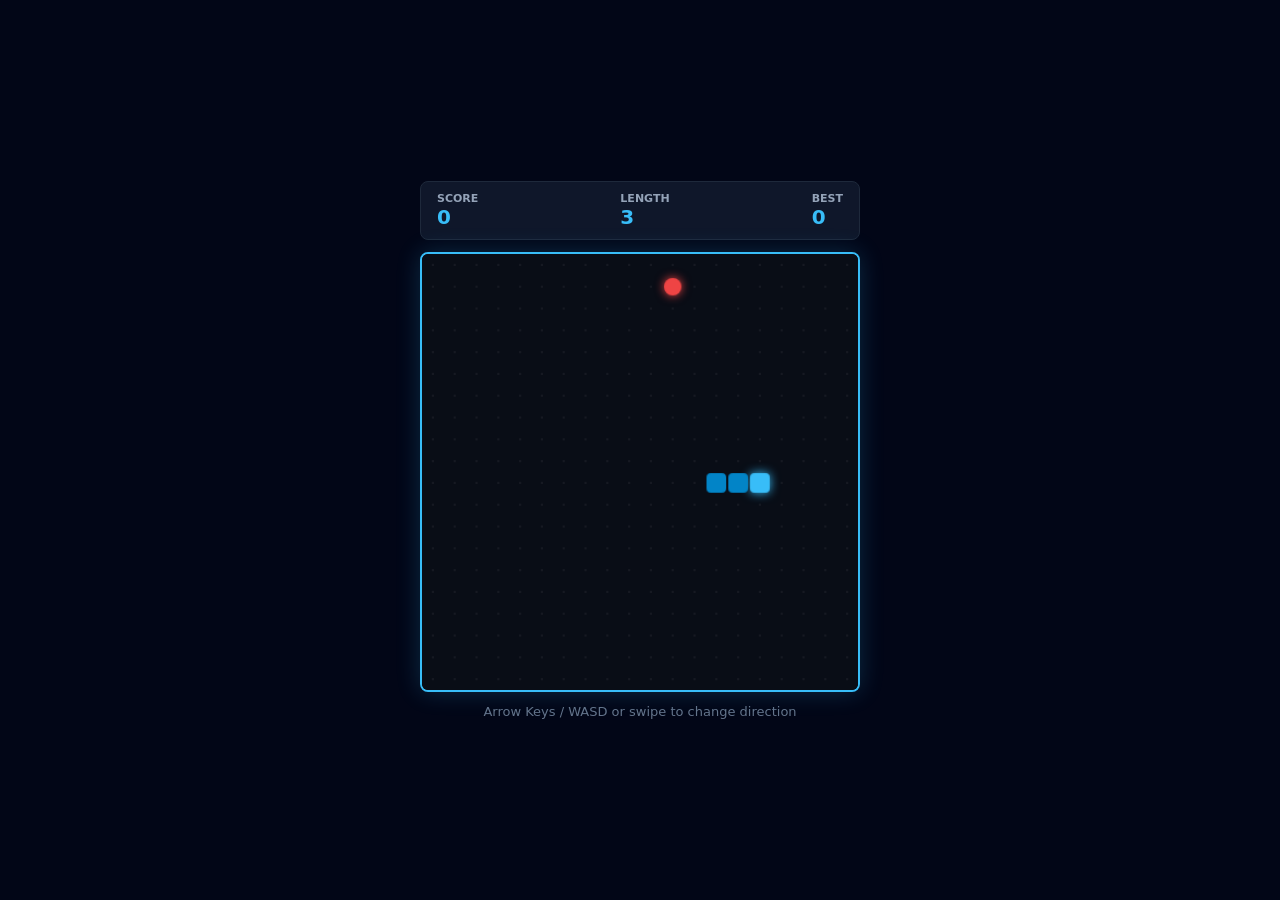
<file: public/games/snake/index.html>
<!DOCTYPE html>
<html lang="en">
<head>
  <meta charset="UTF-8">
  <meta name="viewport" content="width=device-width, initial-scale=1.0, user-scalable=no">
  <title>Retro Snake DX</title>
  <style>
    * { margin: 0; padding: 0; box-sizing: border-box; }
    body {
      background: #020617;
      color: #f8fafc;
      font-family: system-ui, -apple-system, sans-serif;
      display: flex;
      flex-direction: column;
      align-items: center;
      justify-content: center;
      min-height: 100vh;
      user-select: none;
      touch-action: none;
      padding: 12px;
    }
    .hud {
      width: 100%;
      max-width: 440px;
      display: flex;
      justify-content: space-between;
      align-items: center;
      margin-bottom: 12px;
      background: #0f172a;
      padding: 10px 16px;
      border-radius: 8px;
      border: 1px solid #1e293b;
    }
    .stat {
      display: flex;
      flex-direction: column;
    }
    .stat-label {
      font-size: 11px;
      color: #94a3b8;
      text-transform: uppercase;
      font-weight: 600;
    }
    .stat-val {
      font-size: 20px;
      font-weight: 700;
      color: #38bdf8;
    }
    #game-box {
      position: relative;
      width: 100%;
      max-width: 440px;
      aspect-ratio: 1 / 1;
      background: #090d16;
      border: 2px solid #38bdf8;
      border-radius: 8px;
      box-shadow: 0 0 25px rgba(56, 189, 248, 0.2);
      overflow: hidden;
    }
    canvas {
      display: block;
      width: 100%;
      height: 100%;
    }
    #game-over {
      position: absolute;
      inset: 0;
      background: rgba(2, 6, 23, 0.88);
      backdrop-filter: blur(4px);
      display: none;
      flex-direction: column;
      align-items: center;
      justify-content: center;
      gap: 12px;
    }
    #game-over h2 {
      font-size: 32px;
      color: #ef4444;
      letter-spacing: 1px;
    }
    .btn {
      background: #0284c7;
      color: white;
      border: none;
      padding: 10px 24px;
      border-radius: 6px;
      font-size: 16px;
      font-weight: 700;
      cursor: pointer;
      margin-top: 8px;
    }
    .btn:hover { background: #38bdf8; }
    .controls-hint {
      margin-top: 12px;
      font-size: 13px;
      color: #64748b;
    }
  </style>
</head>
<body>
  <div class="hud">
    <div class="stat">
      <span class="stat-label">Score</span>
      <span class="stat-val" id="score">0</span>
    </div>
    <div class="stat">
      <span class="stat-label">Length</span>
      <span class="stat-val" id="length">3</span>
    </div>
    <div class="stat">
      <span class="stat-label">Best</span>
      <span class="stat-val" id="best">0</span>
    </div>
  </div>

  <div id="game-box">
    <canvas id="snake-canvas" width="400" height="400"></canvas>
    <div id="game-over">
      <h2>GAME OVER</h2>
      <p style="color:#cbd5e1">Score: <span id="final-score">0</span></p>
      <button class="btn" onclick="start()">PLAY AGAIN</button>
    </div>
  </div>

  <div class="controls-hint">Arrow Keys / WASD or swipe to change direction</div>

  <script>
    const canvas = document.getElementById('snake-canvas');
    const ctx = canvas.getContext('2d');
    const scoreEl = document.getElementById('score');
    const lengthEl = document.getElementById('length');
    const bestEl = document.getElementById('best');
    const gameOverEl = document.getElementById('game-over');
    const finalScoreEl = document.getElementById('final-score');

    const GRID = 20;
    const COLS = 20;
    const ROWS = 20;

    let snake = [];
    let dir = { x: 1, y: 0 };
    let nextDir = { x: 1, y: 0 };
    let food = { x: 10, y: 10, type: 'normal' };
    let score = 0;
    let best = parseInt(localStorage.getItem('snake_best') || '0', 10);
    bestEl.textContent = best;
    let isGameOver = false;
    let gameLoop = null;

    let audioCtx = null;
    function beep(freq, dur) {
      try {
        if (!audioCtx) audioCtx = new (window.AudioContext || window.webkitAudioContext)();
        const o = audioCtx.createOscillator();
        const g = audioCtx.createGain();
        o.frequency.value = freq;
        g.gain.value = 0.08;
        g.gain.exponentialRampToValueAtTime(0.001, audioCtx.currentTime + dur);
        o.connect(g);
        g.connect(audioCtx.destination);
        o.start();
        o.stop(audioCtx.currentTime + dur);
      } catch(e) {}
    }

    function spawnFood() {
      let valid = false;
      let x, y;
      while (!valid) {
        x = Math.floor(Math.random() * COLS);
        y = Math.floor(Math.random() * ROWS);
        valid = !snake.some(segment => segment.x === x && segment.y === y);
      }
      food = {
        x, y,
        isGolden: Math.random() < 0.2
      };
    }

    function start() {
      gameOverEl.style.display = 'none';
      snake = [
        { x: 5, y: 10 },
        { x: 4, y: 10 },
        { x: 3, y: 10 }
      ];
      dir = { x: 1, y: 0 };
      nextDir = { x: 1, y: 0 };
      score = 0;
      scoreEl.textContent = 0;
      lengthEl.textContent = snake.length;
      isGameOver = false;
      spawnFood();

      if (gameLoop) clearInterval(gameLoop);
      gameLoop = setInterval(tick, 90);
    }

    function tick() {
      dir = { ...nextDir };
      const head = { x: snake[0].x + dir.x, y: snake[0].y + dir.y };

      // Wall collision
      if (head.x < 0 || head.x >= COLS || head.y < 0 || head.y >= ROWS) {
        endGame();
        return;
      }

      // Self collision
      if (snake.some(seg => seg.x === head.x && seg.y === head.y)) {
        endGame();
        return;
      }

      snake.unshift(head);

      // Check food
      if (head.x === food.x && head.y === food.y) {
        const points = food.isGolden ? 50 : 10;
        score += points;
        scoreEl.textContent = score;
        lengthEl.textContent = snake.length;
        if (score > best) {
          best = score;
          localStorage.setItem('snake_best', best);
          bestEl.textContent = best;
        }
        beep(food.isGolden ? 880 : 540, 0.1);
        spawnFood();
      } else {
        snake.pop();
      }

      render();
    }

    function endGame() {
      isGameOver = true;
      clearInterval(gameLoop);
      beep(150, 0.3);
      finalScoreEl.textContent = score;
      gameOverEl.style.display = 'flex';
    }

    function render() {
      // Clear
      ctx.fillStyle = '#090d16';
      ctx.fillRect(0, 0, canvas.width, canvas.height);

      // Grid dots
      ctx.fillStyle = 'rgba(255, 255, 255, 0.05)';
      for (let x = 0; x < COLS; x++) {
        for (let y = 0; y < ROWS; y++) {
          ctx.fillRect(x * GRID + 9, y * GRID + 9, 2, 2);
        }
      }

      // Food
      if (food.isGolden) {
        ctx.fillStyle = '#eab308';
        ctx.shadowColor = '#eab308';
        ctx.shadowBlur = 12;
      } else {
        ctx.fillStyle = '#ef4444';
        ctx.shadowColor = '#ef4444';
        ctx.shadowBlur = 8;
      }
      ctx.beginPath();
      ctx.arc(food.x * GRID + GRID / 2, food.y * GRID + GRID / 2, GRID / 2 - 2, 0, Math.PI * 2);
      ctx.fill();
      ctx.shadowBlur = 0;

      // Snake
      snake.forEach((seg, i) => {
        if (i === 0) {
          ctx.fillStyle = '#38bdf8'; // Head
          ctx.shadowColor = '#38bdf8';
          ctx.shadowBlur = 10;
        } else {
          ctx.fillStyle = '#0284c7'; // Body
          ctx.shadowBlur = 0;
        }
        ctx.beginPath();
        ctx.roundRect(seg.x * GRID + 1, seg.y * GRID + 1, GRID - 2, GRID - 2, 4);
        ctx.fill();
      });
      ctx.shadowBlur = 0;
    }

    window.addEventListener('keydown', (e) => {
      const k = e.key.toLowerCase();
      if ((k === 'arrowup' || k === 'w') && dir.y === 0) { nextDir = { x: 0, y: -1 }; e.preventDefault(); }
      if ((k === 'arrowdown' || k === 's') && dir.y === 0) { nextDir = { x: 0, y: 1 }; e.preventDefault(); }
      if ((k === 'arrowleft' || k === 'a') && dir.x === 0) { nextDir = { x: -1, y: 0 }; e.preventDefault(); }
      if ((k === 'arrowright' || k === 'd') && dir.x === 0) { nextDir = { x: 1, y: 0 }; e.preventDefault(); }
      if (k === ' ' && isGameOver) start();
    });

    // Touch Swipe
    let sx = 0, sy = 0;
    canvas.addEventListener('touchstart', e => {
      sx = e.touches[0].clientX;
      sy = e.touches[0].clientY;
    });
    canvas.addEventListener('touchend', e => {
      const dx = e.changedTouches[0].clientX - sx;
      const dy = e.changedTouches[0].clientY - sy;
      if (Math.abs(dx) > 25 || Math.abs(dy) > 25) {
        if (Math.abs(dx) > Math.abs(dy)) {
          if (dx > 0 && dir.x === 0) nextDir = { x: 1, y: 0 };
          else if (dx < 0 && dir.x === 0) nextDir = { x: -1, y: 0 };
        } else {
          if (dy > 0 && dir.y === 0) nextDir = { x: 0, y: 1 };
          else if (dy < 0 && dir.y === 0) nextDir = { x: 0, y: -1 };
        }
      }
    });

    start();
  </script>
</body>
</html>
</file>
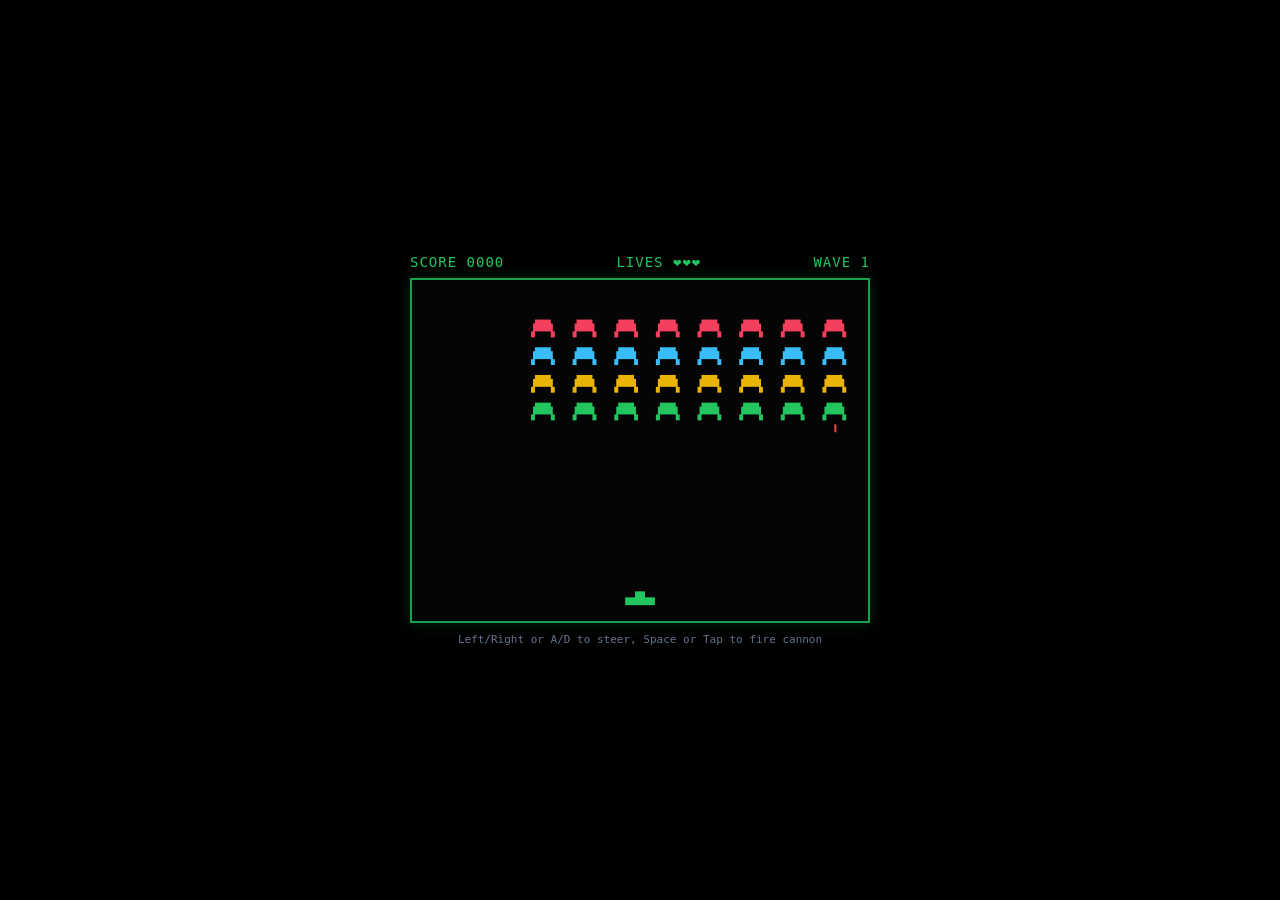
<file: public/games/space-invaders/index.html>
<!DOCTYPE html>
<html lang="en">
<head>
  <meta charset="UTF-8">
  <meta name="viewport" content="width=device-width, initial-scale=1.0, user-scalable=no">
  <title>Space Invaders 1980</title>
  <style>
    * { margin: 0; padding: 0; box-sizing: border-box; }
    body {
      background: #000;
      color: #22c55e;
      font-family: 'Space Mono', monospace, monospace;
      display: flex;
      flex-direction: column;
      align-items: center;
      justify-content: center;
      min-height: 100vh;
      user-select: none;
      touch-action: none;
      padding: 12px;
    }
    .hud {
      width: 100%;
      max-width: 460px;
      display: flex;
      justify-content: space-between;
      margin-bottom: 8px;
      font-size: 14px;
      letter-spacing: 1px;
    }
    #wrap {
      position: relative;
      width: 100%;
      max-width: 460px;
      aspect-ratio: 4 / 3;
      border: 2px solid #16a34a;
      box-shadow: 0 0 15px rgba(34, 197, 94, 0.2);
    }
    canvas {
      width: 100%;
      height: 100%;
      display: block;
      background: #050505;
    }
    #game-over {
      position: absolute;
      inset: 0;
      background: rgba(0,0,0,0.85);
      display: none;
      flex-direction: column;
      align-items: center;
      justify-content: center;
      gap: 12px;
      color: #ef4444;
    }
    .btn {
      background: #16a34a;
      color: #000;
      font-family: monospace;
      font-weight: bold;
      border: none;
      padding: 8px 18px;
      cursor: pointer;
      font-size: 14px;
    }
    .btn:hover { background: #22c55e; }
    .hint {
      margin-top: 10px;
      font-size: 11px;
      color: #64748b;
    }
  </style>
</head>
<body>
  <div class="hud">
    <div>SCORE <span id="score">0000</span></div>
    <div>LIVES <span id="lives">❤❤❤</span></div>
    <div>WAVE <span id="wave">1</span></div>
  </div>

  <div id="wrap">
    <canvas id="invaders-canvas" width="460" height="345"></canvas>
    <div id="game-over">
      <h2 style="font-size: 26px;">DEFENSE FAILED</h2>
      <button class="btn" onclick="start()">INSERT COIN</button>
    </div>
  </div>

  <div class="hint">Left/Right or A/D to steer, Space or Tap to fire cannon</div>

  <script>
    const canvas = document.getElementById('invaders-canvas');
    const ctx = canvas.getContext('2d');
    const scoreEl = document.getElementById('score');
    const livesEl = document.getElementById('lives');
    const waveEl = document.getElementById('wave');
    const gameOverEl = document.getElementById('game-over');

    let audioCtx = null;
    function beep(freq, dur) {
      try {
        if (!audioCtx) audioCtx = new (window.AudioContext || window.webkitAudioContext)();
        const o = audioCtx.createOscillator();
        const g = audioCtx.createGain();
        o.frequency.value = freq;
        o.gain.value = 0.08;
        g.gain.exponentialRampToValueAtTime(0.001, audioCtx.currentTime + dur);
        o.connect(g);
        g.connect(audioCtx.destination);
        o.start();
        o.stop(audioCtx.currentTime + dur);
      } catch(e) {}
    }

    let ship = { x: 215, y: 315, w: 30, h: 14, speed: 5 };
    let lasers = [];
    let enemyLasers = [];
    let aliens = [];
    let score = 0;
    let lives = 3;
    let wave = 1;
    let alienDir = 1;
    let alienStepTimer = 0;
    let isPlaying = false;
    let keys = {};

    function start() {
      gameOverEl.style.display = 'none';
      ship.x = canvas.width / 2 - 15;
      score = 0;
      lives = 3;
      wave = 1;
      scoreEl.textContent = '0000';
      livesEl.textContent = '❤❤❤';
      waveEl.textContent = '1';
      lasers = [];
      enemyLasers = [];
      createFleet();
      isPlaying = true;
    }

    function createFleet() {
      aliens = [];
      for (let r = 0; r < 4; r++) {
        for (let c = 0; c < 8; c++) {
          aliens.push({
            x: 60 + c * 42,
            y: 40 + r * 28,
            w: 24,
            h: 18,
            alive: true,
            pts: (4 - r) * 10
          });
        }
      }
      alienDir = 1;
    }

    window.addEventListener('keydown', e => {
      keys[e.key.toLowerCase()] = true;
      if (e.code === 'Space') {
        e.preventDefault();
        fireLaser();
      }
    });
    window.addEventListener('keyup', e => keys[e.key.toLowerCase()] = false);

    canvas.addEventListener('pointerdown', e => {
      const rect = canvas.getBoundingClientRect();
      const clickX = (e.clientX - rect.left) * (canvas.width / rect.width);
      if (clickX < ship.x) ship.x -= 15;
      else if (clickX > ship.x + ship.w) ship.x += 15;
      fireLaser();
    });

    function fireLaser() {
      if (!isPlaying) return;
      if (lasers.length < 3) {
        lasers.push({ x: ship.x + ship.w / 2 - 1.5, y: ship.y - 4, w: 3, h: 10, vy: -7 });
        beep(750, 0.05);
      }
    }

    function update() {
      if (!isPlaying) return;

      // Move ship
      if (keys['arrowleft'] || keys['a']) ship.x -= ship.speed;
      if (keys['arrowright'] || keys['d']) ship.x += ship.speed;
      ship.x = Math.max(10, Math.min(canvas.width - ship.w - 10, ship.x));

      // Move player lasers
      for (let i = 0; i < lasers.length; i++) {
        lasers[i].y += lasers[i].vy;
      }
      lasers = lasers.filter(l => l.y > -10);

      // Alien movement logic
      alienStepTimer++;
      const aliveAliens = aliens.filter(a => a.alive);
      const stepFreq = Math.max(8, 35 - aliveAliens.length);

      if (alienStepTimer > stepFreq) {
        alienStepTimer = 0;
        let changeDir = false;

        for (const a of aliveAliens) {
          if ((alienDir === 1 && a.x + a.w >= canvas.width - 20) || (alienDir === -1 && a.x <= 20)) {
            changeDir = true;
            break;
          }
        }

        if (changeDir) {
          alienDir = -alienDir;
          for (const a of aliveAliens) {
            a.y += 12;
            if (a.y + a.h >= ship.y) {
              lives = 0;
              endGame();
              return;
            }
          }
        } else {
          for (const a of aliveAliens) {
            a.x += alienDir * 10;
          }
        }

        // Alien shooting
        if (Math.random() < 0.35 && aliveAliens.length > 0) {
          const shooter = aliveAliens[Math.floor(Math.random() * aliveAliens.length)];
          enemyLasers.push({ x: shooter.x + shooter.w / 2, y: shooter.y + shooter.h, w: 2, h: 8, vy: 4 });
        }
      }

      // Move enemy lasers
      for (let i = 0; i < enemyLasers.length; i++) {
        enemyLasers[i].y += enemyLasers[i].vy;
        // Collision with ship
        const el = enemyLasers[i];
        if (
          el.x > ship.x && el.x < ship.x + ship.w &&
          el.y > ship.y && el.y < ship.y + ship.h
        ) {
          lives--;
          livesEl.textContent = '❤'.repeat(Math.max(0, lives));
          beep(180, 0.2);
          enemyLasers.splice(i, 1);
          i--;
          if (lives <= 0) {
            endGame();
            return;
          }
        }
      }
      enemyLasers = enemyLasers.filter(l => l.y < canvas.height + 10);

      // Check laser hits on aliens
      for (let li = 0; li < lasers.length; li++) {
        const l = lasers[li];
        for (const a of aliens) {
          if (a.alive && l.x > a.x && l.x < a.x + a.w && l.y > a.y && l.y < a.y + a.h) {
            a.alive = false;
            lasers.splice(li, 1);
            li--;
            score += a.pts;
            scoreEl.textContent = String(score).padStart(4, '0');
            beep(300, 0.08);
            break;
          }
        }
      }

      // Wave clear
      if (aliens.every(a => !a.alive)) {
        wave++;
        waveEl.textContent = wave;
        beep(880, 0.2);
        createFleet();
      }
    }

    function endGame() {
      isPlaying = false;
      beep(120, 0.4);
      gameOverEl.style.display = 'flex';
    }

    function draw() {
      ctx.fillStyle = '#050505';
      ctx.fillRect(0, 0, canvas.width, canvas.height);

      // Ship
      ctx.fillStyle = '#22c55e';
      ctx.fillRect(ship.x, ship.y + 6, ship.w, ship.h - 6);
      ctx.fillRect(ship.x + 10, ship.y, 10, 6);

      // Player Lasers
      ctx.fillStyle = '#38bdf8';
      lasers.forEach(l => ctx.fillRect(l.x, l.y, l.w, l.h));

      // Enemy Lasers
      ctx.fillStyle = '#ef4444';
      enemyLasers.forEach(l => ctx.fillRect(l.x, l.y, l.w, l.h));

      // Aliens
      aliens.forEach(a => {
        if (!a.alive) return;
        ctx.fillStyle = a.pts === 40 ? '#f43f5e' : (a.pts === 30 ? '#38bdf8' : (a.pts === 20 ? '#eab308' : '#22c55e'));
        // Alien Pixel Shape
        ctx.fillRect(a.x + 4, a.y, a.w - 8, 4);
        ctx.fillRect(a.x + 2, a.y + 4, a.w - 4, 8);
        ctx.fillRect(a.x, a.y + 12, 4, 6);
        ctx.fillRect(a.x + a.w - 4, a.y + 12, 4, 6);
      });

      update();
      requestAnimationFrame(draw);
    }

    start();
    requestAnimationFrame(draw);
  </script>
</body>
</html>
</file>
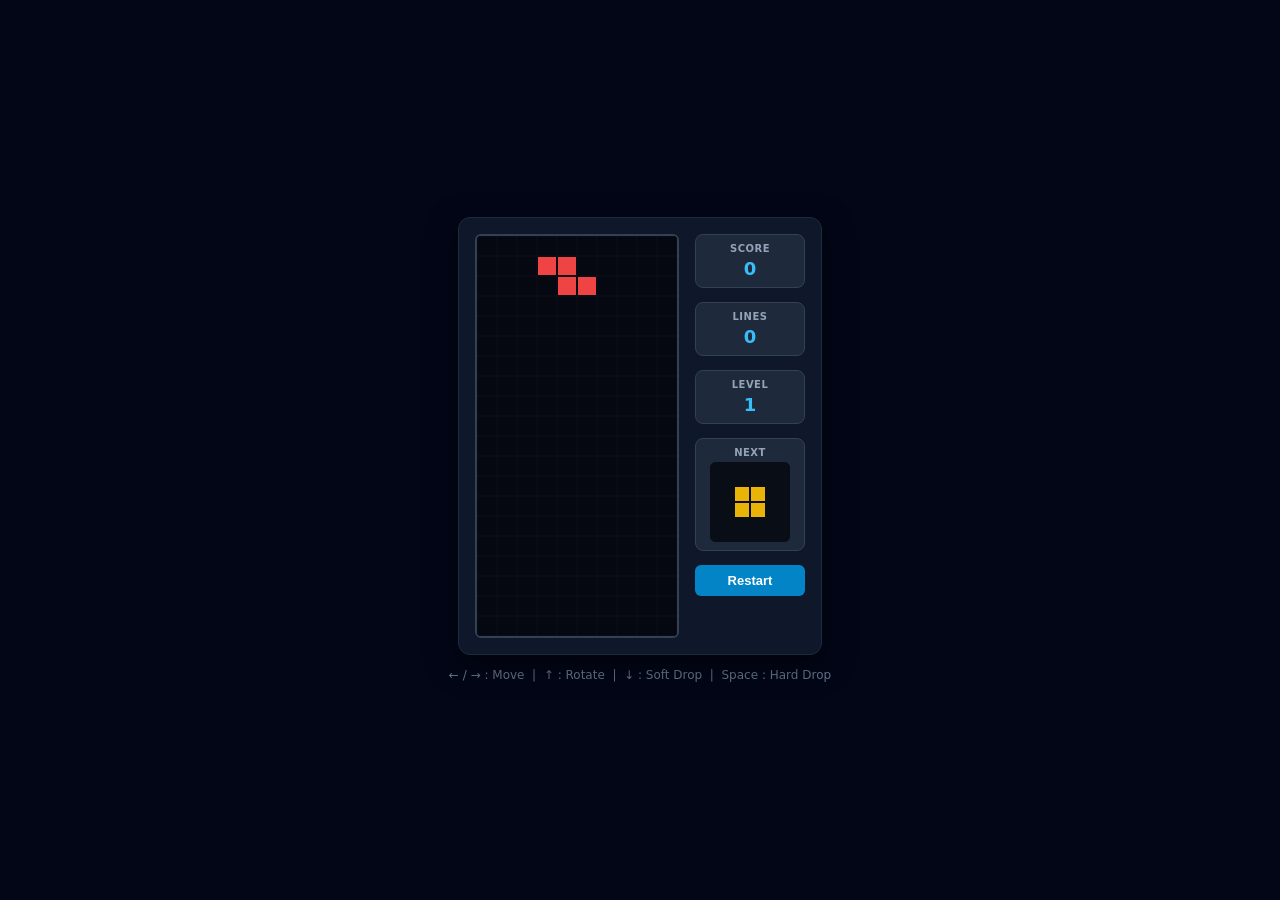
<file: public/games/tetris/index.html>
<!DOCTYPE html>
<html lang="en">
<head>
  <meta charset="UTF-8">
  <meta name="viewport" content="width=device-width, initial-scale=1.0, user-scalable=no">
  <title>Block Fall Classic</title>
  <style>
    * { margin: 0; padding: 0; box-sizing: border-box; }
    body {
      background: #020617;
      color: #f8fafc;
      font-family: system-ui, -apple-system, sans-serif;
      display: flex;
      flex-direction: column;
      align-items: center;
      justify-content: center;
      min-height: 100vh;
      user-select: none;
      touch-action: none;
      padding: 12px;
    }
    .game-layout {
      display: flex;
      gap: 16px;
      align-items: flex-start;
      background: #0f172a;
      padding: 16px;
      border-radius: 12px;
      border: 1px solid #1e293b;
      box-shadow: 0 10px 30px rgba(0,0,0,0.5);
    }
    #tetris-canvas {
      background: #000;
      border: 2px solid #334155;
      border-radius: 6px;
      display: block;
    }
    .side-panel {
      display: flex;
      flex-direction: column;
      gap: 14px;
      width: 110px;
    }
    .card {
      background: #1e293b;
      border: 1px solid #334155;
      border-radius: 8px;
      padding: 8px;
      text-align: center;
    }
    .card-label {
      font-size: 10px;
      text-transform: uppercase;
      color: #94a3b8;
      font-weight: 700;
      letter-spacing: 0.5px;
      margin-bottom: 4px;
    }
    .card-val {
      font-size: 18px;
      font-weight: 800;
      color: #38bdf8;
    }
    #next-canvas {
      background: #090d16;
      border-radius: 6px;
      margin: 4px auto 0;
      display: block;
    }
    .btn {
      background: #0284c7;
      color: white;
      border: none;
      padding: 8px 12px;
      border-radius: 6px;
      font-size: 13px;
      font-weight: 700;
      cursor: pointer;
    }
    .btn:hover { background: #38bdf8; }
    .controls {
      margin-top: 12px;
      font-size: 12px;
      color: #64748b;
      text-align: center;
      line-height: 1.4;
    }
    #overlay {
      position: absolute;
      inset: 0;
      background: rgba(2, 6, 23, 0.88);
      display: none;
      flex-direction: column;
      align-items: center;
      justify-content: center;
      gap: 12px;
      border-radius: 12px;
      z-index: 10;
    }
    #overlay h2 {
      font-size: 28px;
      color: #ef4444;
    }
  </style>
</head>
<body>
  <div style="position: relative;">
    <div class="game-layout">
      <canvas id="tetris-canvas" width="200" height="400"></canvas>
      <div class="side-panel">
        <div class="card">
          <div class="card-label">Score</div>
          <div class="card-val" id="score">0</div>
        </div>
        <div class="card">
          <div class="card-label">Lines</div>
          <div class="card-val" id="lines">0</div>
        </div>
        <div class="card">
          <div class="card-label">Level</div>
          <div class="card-val" id="level">1</div>
        </div>
        <div class="card">
          <div class="card-label">Next</div>
          <canvas id="next-canvas" width="80" height="80"></canvas>
        </div>
        <button class="btn" onclick="start()">Restart</button>
      </div>
    </div>

    <div id="overlay">
      <h2>GAME OVER</h2>
      <p style="color:#cbd5e1">Score: <span id="final-score">0</span></p>
      <button class="btn" onclick="start()">Play Again</button>
    </div>
  </div>

  <div class="controls">
    ← / → : Move &nbsp;|&nbsp; ↑ : Rotate &nbsp;|&nbsp; ↓ : Soft Drop &nbsp;|&nbsp; Space : Hard Drop
  </div>

  <script>
    const canvas = document.getElementById('tetris-canvas');
    const ctx = canvas.getContext('2d');
    const nextCanvas = document.getElementById('next-canvas');
    const nextCtx = nextCanvas.getContext('2d');

    const scoreEl = document.getElementById('score');
    const linesEl = document.getElementById('lines');
    const levelEl = document.getElementById('level');
    const overlay = document.getElementById('overlay');
    const finalScoreEl = document.getElementById('final-score');

    const COLS = 10;
    const ROWS = 20;
    const BLOCK = 20;

    const SHAPES = [
      { color: '#38bdf8', shape: [[1,1,1,1]] }, // I
      { color: '#eab308', shape: [[1,1],[1,1]] }, // O
      { color: '#a855f7', shape: [[0,1,0],[1,1,1]] }, // T
      { color: '#22c55e', shape: [[0,1,1],[1,1,0]] }, // S
      { color: '#ef4444', shape: [[1,1,0],[0,1,1]] }, // Z
      { color: '#3b82f6', shape: [[1,0,0],[1,1,1]] }, // J
      { color: '#f97316', shape: [[0,0,1],[1,1,1]] }, // L
    ];

    let grid = [];
    let currentPiece = null;
    let nextPiece = null;
    let score = 0;
    let lines = 0;
    let level = 1;
    let dropCounter = 0;
    let lastTime = 0;
    let isGameOver = false;

    function createMatrix(w, h) {
      const m = [];
      while (h--) m.push(new Array(w).fill(0));
      return m;
    }

    function randomPiece() {
      const type = SHAPES[Math.floor(Math.random() * SHAPES.length)];
      return {
        shape: type.shape,
        color: type.color,
        x: Math.floor(COLS / 2) - Math.ceil(type.shape[0].length / 2),
        y: 0
      };
    }

    function collide(grid, piece) {
      const m = piece.shape;
      for (let y = 0; y < m.length; ++y) {
        for (let x = 0; x < m[y].length; ++x) {
          if (m[y][x] !== 0) {
            const gy = y + piece.y;
            const gx = x + piece.x;
            if (gy >= ROWS || gx < 0 || gx >= COLS || (gy >= 0 && grid[gy][gx])) {
              return true;
            }
          }
        }
      }
      return false;
    }

    function rotate(matrix) {
      const N = matrix.length;
      const M = matrix[0].length;
      const result = [];
      for (let i = 0; i < M; i++) {
        result.push(new Array(N).fill(0));
      }
      for (let y = 0; y < N; y++) {
        for (let x = 0; x < M; x++) {
          result[x][N - 1 - y] = matrix[y][x];
        }
      }
      return result;
    }

    function playerRotate() {
      const original = currentPiece.shape;
      currentPiece.shape = rotate(currentPiece.shape);
      if (collide(grid, currentPiece)) {
        currentPiece.shape = original; // rollback
      }
    }

    function merge(grid, piece) {
      piece.shape.forEach((row, y) => {
        row.forEach((value, x) => {
          if (value !== 0) {
            grid[y + piece.y][x + piece.x] = piece.color;
          }
        });
      });
    }

    function arenaSweep() {
      let rowCount = 0;
      outer: for (let y = grid.length - 1; y >= 0; --y) {
        for (let x = 0; x < grid[y].length; ++x) {
          if (!grid[y][x]) continue outer;
        }
        const row = grid.splice(y, 1)[0].fill(0);
        grid.unshift(row);
        ++y;
        rowCount++;
      }
      if (rowCount > 0) {
        lines += rowCount;
        score += [0, 40, 100, 300, 1200][rowCount] * level;
        level = Math.floor(lines / 10) + 1;
        scoreEl.textContent = score;
        linesEl.textContent = lines;
        levelEl.textContent = level;
      }
    }

    function playerDrop() {
      currentPiece.y++;
      if (collide(grid, currentPiece)) {
        currentPiece.y--;
        merge(grid, currentPiece);
        arenaSweep();
        currentPiece = nextPiece;
        nextPiece = randomPiece();
        drawNext();
        if (collide(grid, currentPiece)) {
          endGame();
        }
      }
      dropCounter = 0;
    }

    function hardDrop() {
      while (!collide(grid, currentPiece)) {
        currentPiece.y++;
      }
      currentPiece.y--;
      playerDrop();
    }

    function endGame() {
      isGameOver = true;
      finalScoreEl.textContent = score;
      overlay.style.display = 'flex';
    }

    function start() {
      grid = createMatrix(COLS, ROWS);
      score = 0;
      lines = 0;
      level = 1;
      scoreEl.textContent = 0;
      linesEl.textContent = 0;
      levelEl.textContent = 1;
      overlay.style.display = 'none';
      isGameOver = false;
      currentPiece = randomPiece();
      nextPiece = randomPiece();
      drawNext();
      lastTime = 0;
      dropCounter = 0;
    }

    function drawNext() {
      nextCtx.fillStyle = '#090d16';
      nextCtx.fillRect(0, 0, 80, 80);
      const m = nextPiece.shape;
      const offX = (80 - m[0].length * 16) / 2;
      const offY = (80 - m.length * 16) / 2;

      m.forEach((row, y) => {
        row.forEach((val, x) => {
          if (val) {
            nextCtx.fillStyle = nextPiece.color;
            nextCtx.fillRect(offX + x * 16 + 1, offY + y * 16 + 1, 14, 14);
          }
        });
      });
    }

    function draw() {
      ctx.fillStyle = '#050811';
      ctx.fillRect(0, 0, canvas.width, canvas.height);

      // Grid lines
      ctx.strokeStyle = 'rgba(255,255,255,0.03)';
      ctx.lineWidth = 1;
      for (let x = 0; x <= COLS; x++) {
        ctx.beginPath();
        ctx.moveTo(x * BLOCK, 0);
        ctx.lineTo(x * BLOCK, ROWS * BLOCK);
        ctx.stroke();
      }
      for (let y = 0; y <= ROWS; y++) {
        ctx.beginPath();
        ctx.moveTo(0, y * BLOCK);
        ctx.lineTo(COLS * BLOCK, y * BLOCK);
        ctx.stroke();
      }

      // Draw placed blocks
      grid.forEach((row, y) => {
        row.forEach((value, x) => {
          if (value) {
            ctx.fillStyle = value;
            ctx.fillRect(x * BLOCK + 1, y * BLOCK + 1, BLOCK - 2, BLOCK - 2);
          }
        });
      });

      // Draw current piece
      if (currentPiece) {
        currentPiece.shape.forEach((row, y) => {
          row.forEach((value, x) => {
            if (value) {
              ctx.fillStyle = currentPiece.color;
              ctx.fillRect((currentPiece.x + x) * BLOCK + 1, (currentPiece.y + y) * BLOCK + 1, BLOCK - 2, BLOCK - 2);
            }
          });
        });
      }
    }

    function update(time = 0) {
      if (isGameOver) {
        requestAnimationFrame(update);
        return;
      }

      const deltaTime = time - lastTime;
      lastTime = time;
      dropCounter += deltaTime;

      const dropInterval = Math.max(100, 1000 - (level - 1) * 80);
      if (dropCounter > dropInterval) {
        playerDrop();
      }

      draw();
      requestAnimationFrame(update);
    }

    window.addEventListener('keydown', (e) => {
      if (isGameOver) return;
      if (e.key === 'ArrowLeft' || e.key.toLowerCase() === 'a') {
        currentPiece.x--;
        if (collide(grid, currentPiece)) currentPiece.x++;
        e.preventDefault();
      } else if (e.key === 'ArrowRight' || e.key.toLowerCase() === 'd') {
        currentPiece.x++;
        if (collide(grid, currentPiece)) currentPiece.x--;
        e.preventDefault();
      } else if (e.key === 'ArrowDown' || e.key.toLowerCase() === 's') {
        playerDrop();
        e.preventDefault();
      } else if (e.key === 'ArrowUp' || e.key.toLowerCase() === 'w') {
        playerRotate();
        e.preventDefault();
      } else if (e.key === ' ') {
        hardDrop();
        e.preventDefault();
      }
    });

    start();
    requestAnimationFrame(update);
  </script>
</body>
</html>
</file>
